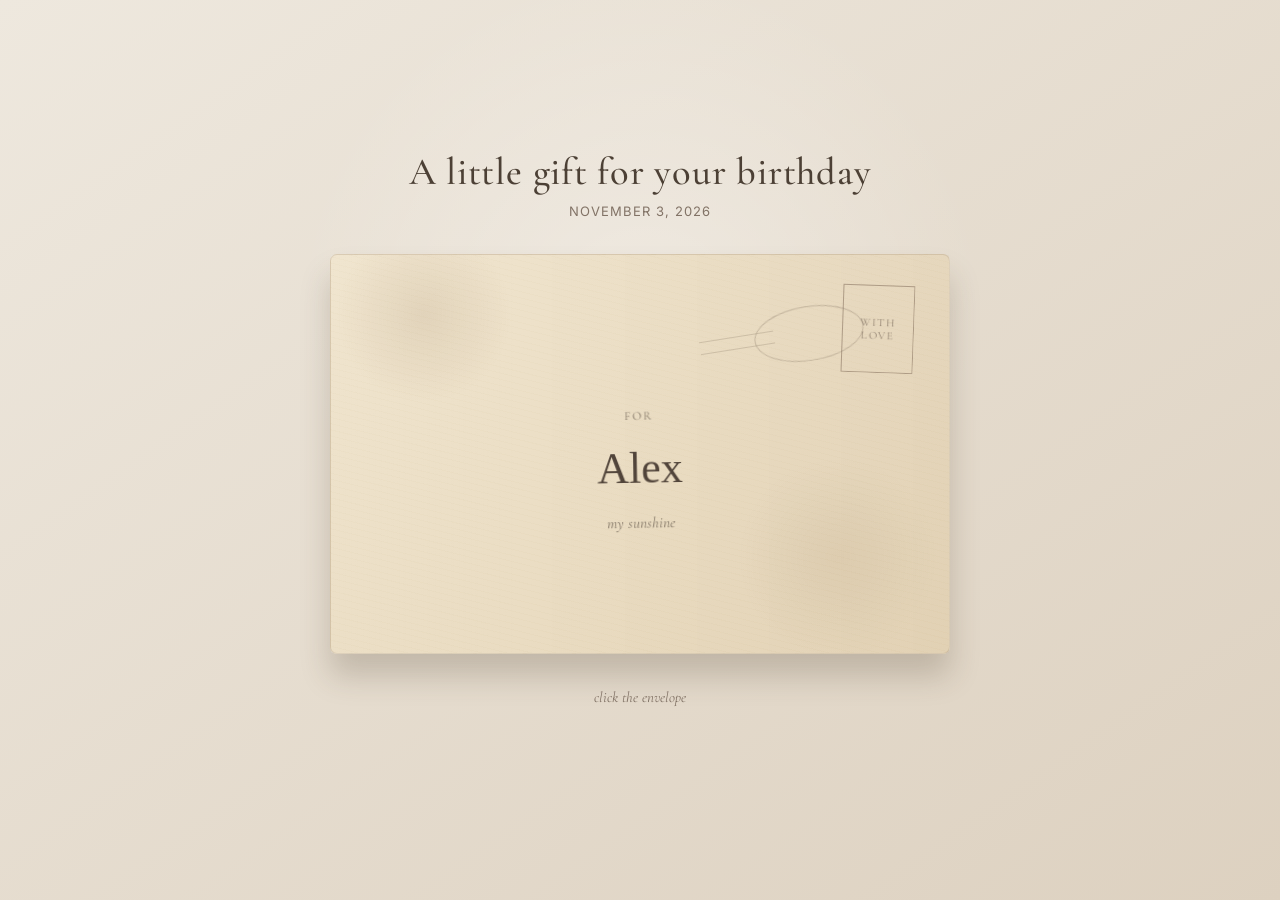
<file: index.html>
<!DOCTYPE html>
<html lang="en">
<head>
  <meta charset="UTF-8" />
  <meta name="viewport" content="width=device-width, initial-scale=1.0" />
  <title>A Letter for You</title>
  <link rel="stylesheet" href="css/style.css" />

  <!-- Optional Google Fonts -->
  <link rel="preconnect" href="https://fonts.googleapis.com">
  <link rel="preconnect" href="https://fonts.gstatic.com" crossorigin>
  <link
    href="https://fonts.googleapis.com/css2?family=Cormorant+Garamond:wght@400;500;600&family=Homemade+Apple&family=Inter:wght@300;400&display=swap"
    rel="stylesheet"
  >

</head>

<body>

  <main class="page">

    <div class="intro">
      <h1>A little gift for your birthday</h1>
      <p>NOVEMBER 3, 2026</p>
    </div>

    <div
      class="scene"
      id="scene"
      role="button"
      tabindex="0"
      aria-label="Open the envelope"
    >

      <div class="envelope" id="envelope">

        <!-- FRONT -->
        <div class="face front">

          <div class="stamp">
            WITH<br>LOVE
          </div>

          <div class="postmark"></div>

          <div class="address">
            <span class="for">For</span>

            <div class="name">Alex</div>

            <div class="small">
              my sunshine
            </div>
          </div>

        </div>

        <!-- BACK -->
        <div class="face back">

          <!-- Letter inside -->
          <div class="letter">
            <div class="letter-content">

              <div class="tiny">
                just for you
              </div>

              <h2>Hi, my love.</h2>

              <p>
                I made you something since I can't be there with you.
              </p>

            </div>
          </div>

          <div class="back-base"></div>
          <div class="bottom-fold"></div>

          <!-- Envelope flap -->
          <div class="flap"></div>

          <!-- Wax seal -->
          <div class="seal">
            <span class="seal-initial">E</span>
          </div>

        </div>

      </div>
    </div>

    <div class="instruction" id="instruction">
      click the envelope
    </div>

    <button
      class="continue-button"
      id="continueButton"
      type="button"
    >
      continue →
    </button>

  </main>

  <script src="js/script.js"></script>
</body>
</html>
</file>
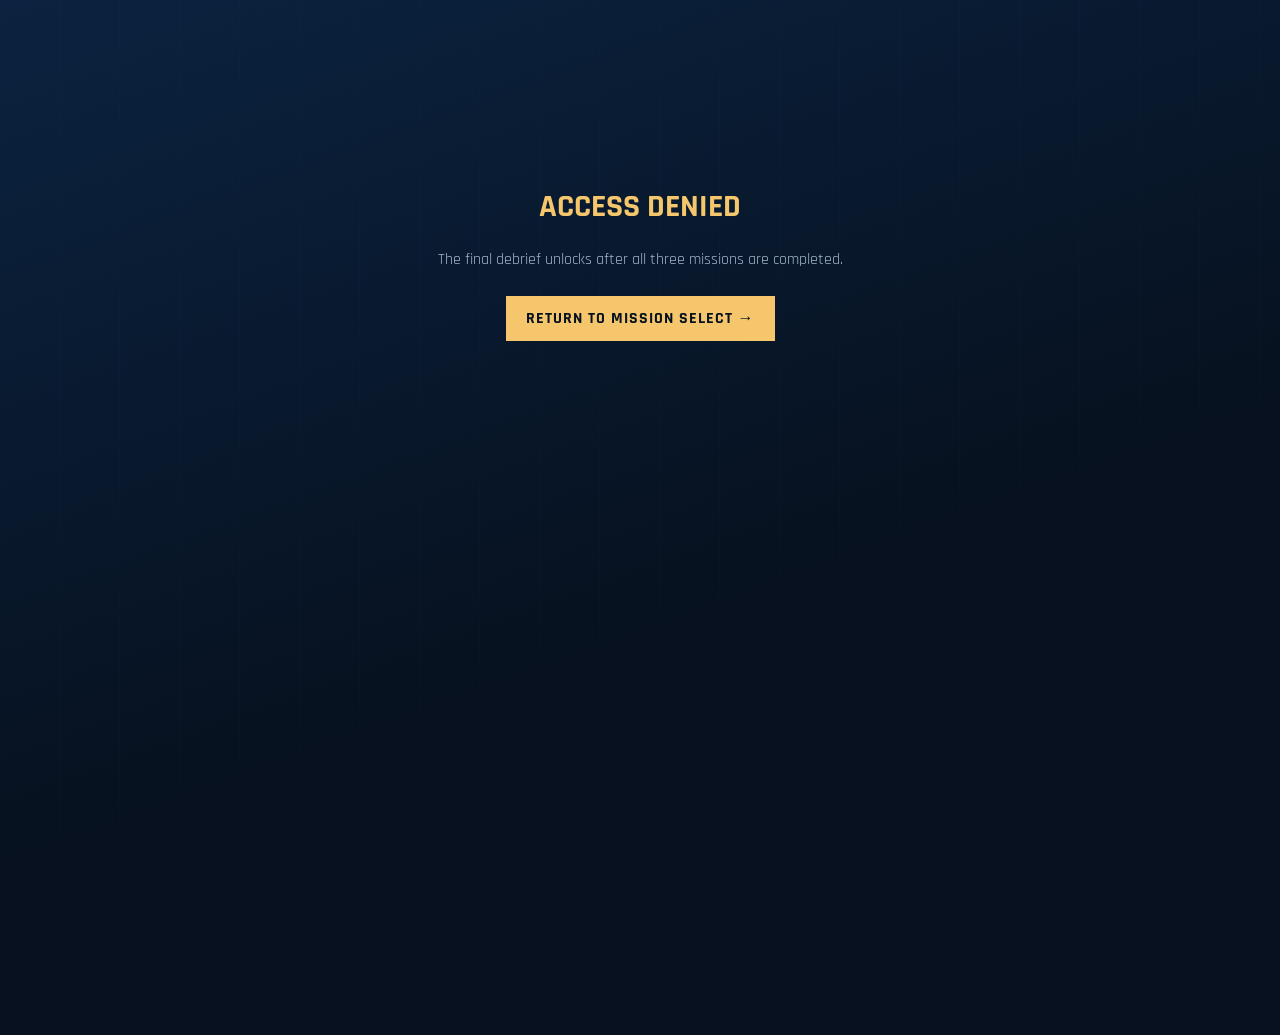
<file: ending.html>
<!DOCTYPE html>
<html lang="en">
<head>
  <meta charset="UTF-8">
  <meta name="viewport" content="width=device-width, initial-scale=1">
  <title>Final Debrief | Operation Birthday</title>
  <link rel="preconnect" href="https://fonts.googleapis.com">
  <link rel="preconnect" href="https://fonts.gstatic.com" crossorigin>
  <link href="https://fonts.googleapis.com/css2?family=Rajdhani:wght@400;500;600;700&family=Share+Tech+Mono&display=swap" rel="stylesheet">
  <link rel="stylesheet" href="css/ending.css">
  <script src="js/ending.js" defer></script>
</head>
<body>
  <canvas id="confetti" aria-hidden="true"></canvas>
  <main class="report" id="report" hidden>
    <div class="topline"><span>CLASSIFIED // OPERATION BIRTHDAY</span><span>FILE 003 — CLOSED</span></div>
    <header class="report-header">
      <div class="seal" aria-hidden="true">★</div>
      <p class="eyebrow">ALL OBJECTIVES VERIFIED</p>
      <h1>FINAL <em>DEBRIEF</em></h1>
      <p>OFFICIAL CAMPAIGN EVALUATION // AGENT ALEXANDER SIMPSON</p>
    </header>
    <section class="dossier" aria-labelledby="evaluation-heading">
      <div class="section-label">01 // CLASSIFIED PERSONNEL EVALUATION</div>
      <h2 id="evaluation-heading">AGENT SIMPSON</h2>
      <div class="stats">
        <div><span>MISSIONS COMPLETED</span><strong>03 / 03</strong></div>
        <div><span>MISSION SUCCESS RATE</span><strong>100%</strong></div>
        <div><span>FINAL RANK</span><strong>BIG DAWG</strong></div>
        <div><span>PACKAGE STATUS</span><strong class="green">SECURED ✓</strong></div>
      </div>
      <h3>FINAL ASSESSMENT</h3>
      <p>Against all odds, Agent Simpson has demonstrated adequate intelligence, questionable survival instincts, and an unwavering commitment to securing his birthday loot.</p>
      <p>Following a rigorous memory assessment, a dangerous journey across Ann Arbor, and a highly classified recovery operation, the agent has fulfilled every objective.</p>
      <div class="stamp">MISSION ACCOMPLISHED</div>
    </section>
    <section class="letter" aria-labelledby="letter-heading">
      <div class="section-label">02 // PERSONAL TRANSMISSION — DECLASSIFIED</div>
      <h2 id="letter-heading">Happy 20th Birthday ♡</h2>
      <p>My favorite person ever,</p>
      <p>I have no idea how long this would take you to finish, but you've finally made it to the end. I hope this little digital gift made you laugh and reminded you how much I love you.</p>
      <p>I bought you some brownies (your favorite) which I hope are still good! We'll make so many more the next time I see you - if we don't eat all the batter first.</p>
      <p>I think you'll look really really good in this shirt I got for you, even though you hate long sleeves. I was going to wait to give you the shorts and hocktoberfest shirt as part of your birthday gift too, but I figured you needed those sooner.</p>
      <p>Lastly, to keep the tradition, a bottle of Crown Royal Blackberry. I'm not sure you're going to like the taste, but it's a pretty bottle to add to your collection.</p>
      <p>All of this to express to you how happy I am to have you in my life. I am so lucky to be part of yours and I don't know what I'd do without you. I can't wait to celebrate so much more with you.</p>
      <p>Get excited for another year of adventures, ridiculous fun, and all the little moments that make life better with you in it. We have so many more places to travel, so many more animals to love, so many more kisses to share, and so many more memories to make together.</p>
      <p>Happy birthday, booboobear. I love you ♡</p>
      <p class="signature">Love, El</p>
      <p>P.S. There will be more birthday surprises before the end of the month ;&#41;</p>
    </section>
    <footer class="ending-footer">
      <p>OPERATION BIRTHDAY // CASE CLOSED</p>
      <a href="mission.html">← RETURN TO COMPLETED CAMPAIGN</a>
      <button type="button" id="celebrateAgain">CELEBRATE AGAIN ✦</button>
    </footer>
  </main>
  <div class="locked" id="locked" hidden>
    <h1>ACCESS DENIED</h1><p>The final debrief unlocks after all three missions are completed.</p>
    <a href="mission.html">RETURN TO MISSION SELECT →</a>
  </div>
</body>
</html>
</file>
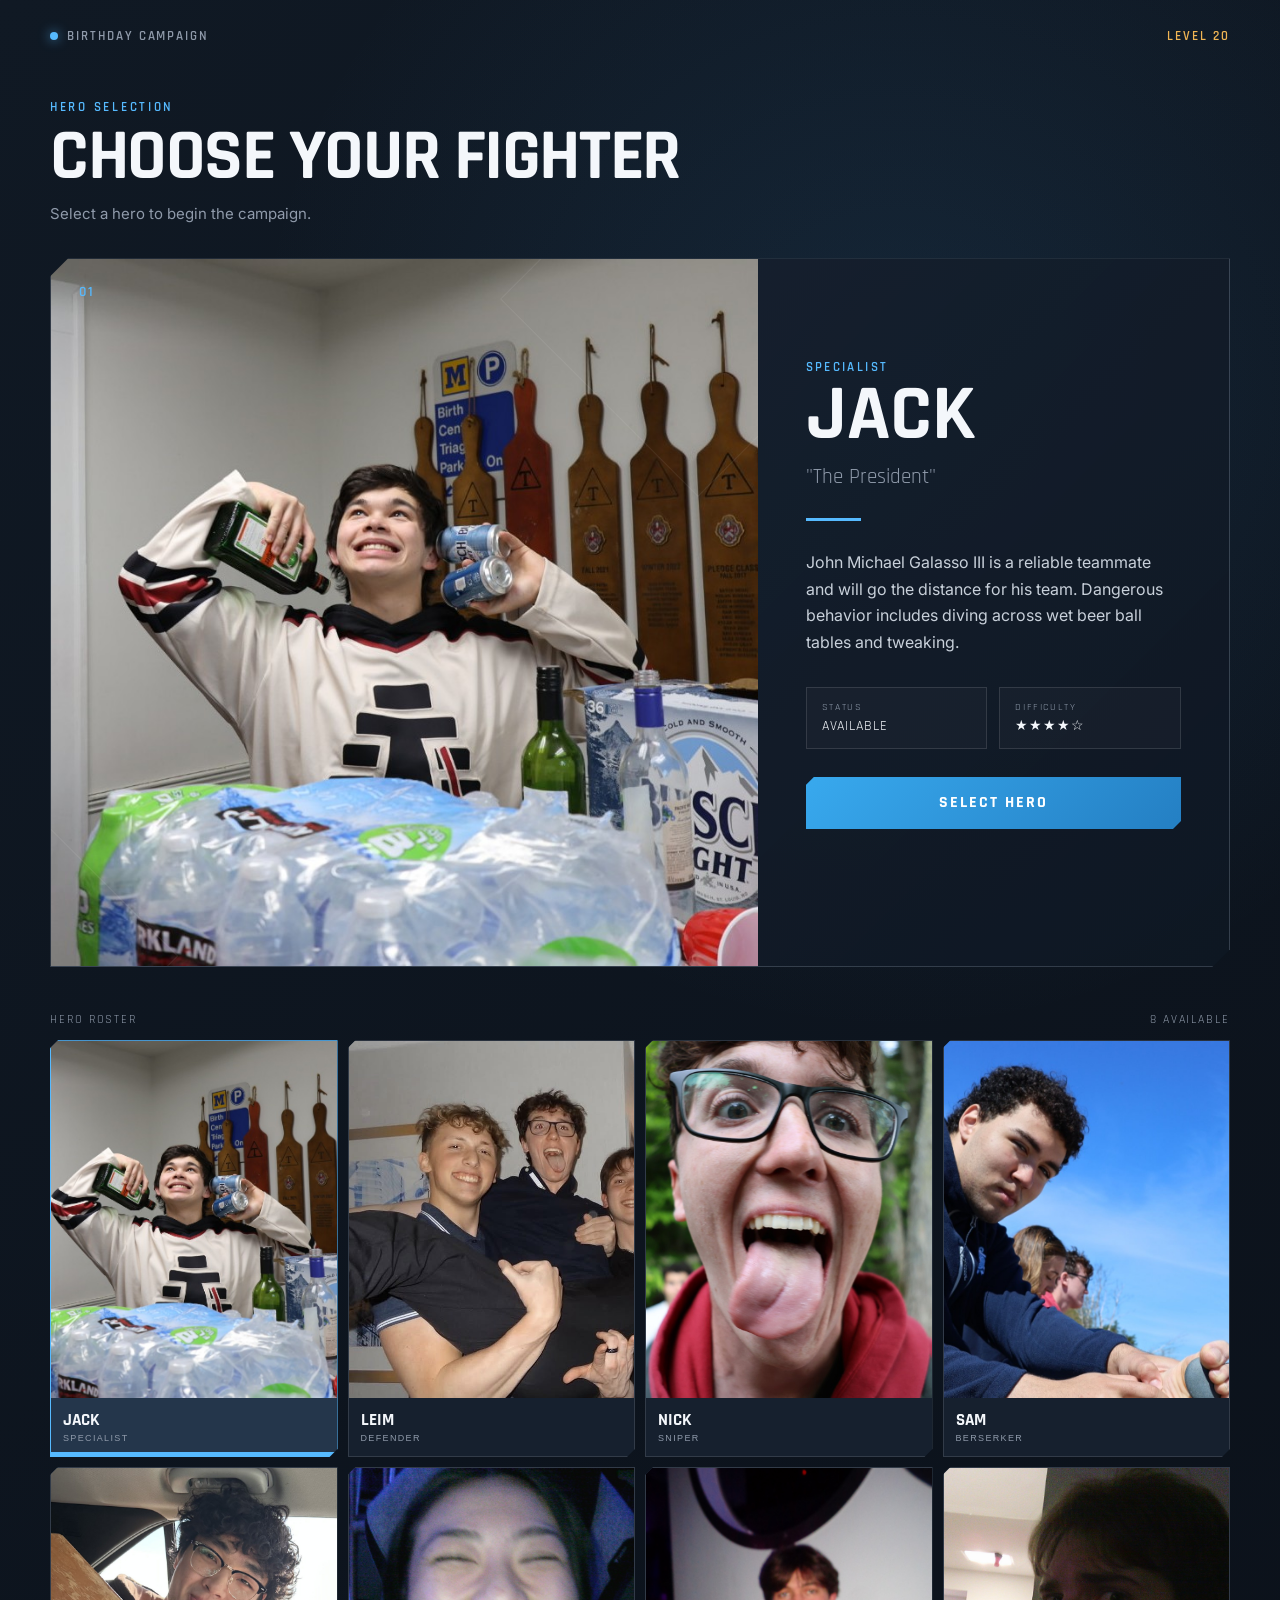
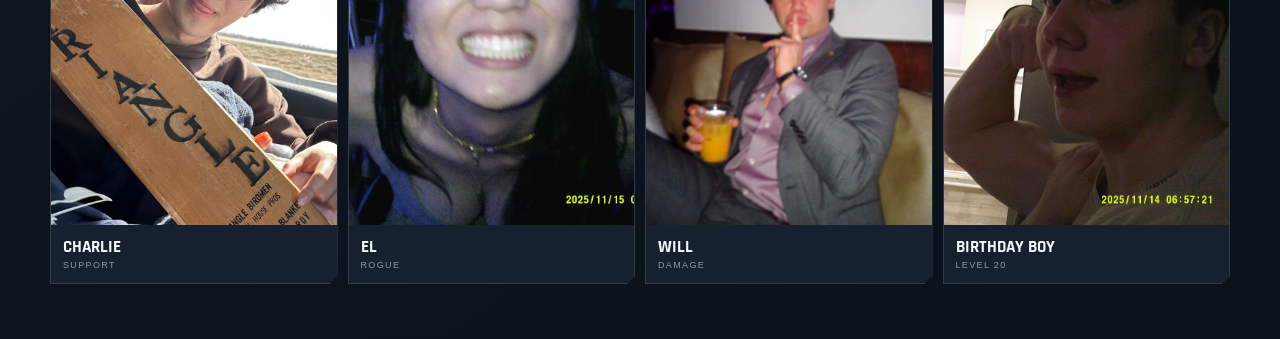
<file: fighter.html>
<!DOCTYPE html>
<html lang="en">
<head>
  <meta charset="UTF-8" />
  <meta
    name="viewport"
    content="width=device-width, initial-scale=1.0"
  />

  <title>Choose Your Fighter</title>

  <link rel="preconnect" href="https://fonts.googleapis.com">
  <link rel="preconnect" href="https://fonts.gstatic.com" crossorigin>

  <link
    href="https://fonts.googleapis.com/css2?family=Inter:wght@300;400;500;600;700&family=Rajdhani:wght@500;600;700&display=swap"
    rel="stylesheet"
  >

  <link rel="stylesheet" href="css/fighter.css" />
</head>

<body>

  <main class="fighter-page">

    <!-- Top HUD -->
    <header class="top-bar">

      <div class="campaign-label">
        <span class="campaign-dot"></span>
        BIRTHDAY CAMPAIGN
      </div>

      <div class="level-label">
        LEVEL 20
      </div>

    </header>


    <!-- Heading -->
    <section class="heading-section">

      <p class="eyebrow">
        HERO SELECTION
      </p>

      <h1>
        CHOOSE YOUR FIGHTER
      </h1>

      <p class="instructions">
        Select a hero to begin the campaign.
      </p>

    </section>


    <!-- Main character display -->
    <section class="hero-display">

      <!-- Large image -->
      <div class="hero-image-panel">

        <div class="hero-number" id="heroNumber">
          01
        </div>

        <div class="large-placeholder" id="largeHeroImage">
          <!-- <img src="img/fighters/jack.jpeg" alt="Selected fighter" id="heroPreview"> -->
        </div>

        <div class="image-decoration image-decoration-one"></div>
        <div class="image-decoration image-decoration-two"></div>

      </div>


      <!-- Character information -->
      <div class="hero-info">

        <p class="hero-role" id="heroRole">
          DAMAGE
        </p>

        <h2 id="heroName">
          A
        </h2>

        <p class="hero-title" id="heroTitle">
          "A title"
        </p>

        <div class="divider"></div>

        <p class="hero-description" id="heroDescription">
          A description
        </p>


        <div class="hero-meta">

          <div class="meta-item">
            <span class="meta-label">
              STATUS
            </span>

            <span class="meta-value" id="heroStatus">
              AVAILABLE
            </span>
          </div>

          <div class="meta-item">
            <span class="meta-label">
              DIFFICULTY
            </span>

            <span class="meta-value" id="heroDifficulty">
              ★★★☆☆
            </span>
          </div>

        </div>


        <button
          class="select-button"
          id="selectButton"
          type="button"
        >
          SELECT HERO
        </button>

        <p
          class="selection-message"
          id="selectionMessage"
          aria-live="polite"
        ></p>

      </div>

    </section>


    <!-- Hero roster -->
    <section class="roster-section">

      <div class="roster-heading">

        <span>
          HERO ROSTER
        </span>

        <span class="roster-count">
          8 AVAILABLE
        </span>

      </div>


      <div class="hero-roster" id="heroRoster">

        <button class="hero-card selected" type="button" data-hero="a">
            <div class="card-image">
              <img src="img/fighters/jack.JPEG" alt="Jack">
            </div>
            <div class="card-info">
            <span class="card-name">JACK</span>
            <span class="card-role">SPECIALIST</span>
            </div>
        </button>

        <button class="hero-card" type="button" data-hero="b">
            <div class="card-image">
              <img src="img/fighters/leim.jpg" alt="Leim">
            </div>
            <div class="card-info">
            <span class="card-name">LEIM</span>
            <span class="card-role">DEFENDER</span>
            </div>
        </button>

        <button class="hero-card" type="button" data-hero="c">
            <div class="card-image">
              <img src="img/fighters/nick.JPG" alt="Nick">
            </div>
            <div class="card-info">
            <span class="card-name">NICK</span>
            <span class="card-role">SNIPER</span>
            </div>
        </button>

        <button class="hero-card" type="button" data-hero="d">
            <div class="card-image">
              <img src="img/fighters/sam.JPG" alt="Sam">
            </div>
            <div class="card-info">
            <span class="card-name">SAM</span>
            <span class="card-role">BERSERKER</span>
            </div>
        </button>

        <button class="hero-card" type="button" data-hero="e">
            <div class="card-image">
              <img src="img/fighters/charlie.jpg" alt="Charlie">
            </div>
            <div class="card-info">
            <span class="card-name">CHARLIE</span>
            <span class="card-role">SUPPORT</span>
            </div>
        </button>

        <button class="hero-card" type="button" data-hero="f">
            <div class="card-image">
              <img src="img/fighters/el.JPG" alt="El">
            </div>
            <div class="card-info">
            <span class="card-name">EL</span>
            <span class="card-role">ROGUE</span>
            </div>
        </button>

        <button class="hero-card" type="button" data-hero="g">
            <div class="card-image">
              <img src="img/fighters/will.JPEG" alt="Will">
            </div>
            <div class="card-info">
            <span class="card-name">WILL</span>
            <span class="card-role">DAMAGE</span>
            </div>
        </button>

        <button
            class="hero-card birthday-card"
            type="button"
            data-hero="birthday"
        >
            <div class="card-image">
              <img src="img/fighters/alex.JPG" alt="Birthday Boy">
            </div>
            <div class="card-info">
            <span class="card-name">BIRTHDAY BOY</span>
            <span class="card-role">LEVEL 20</span>
            </div>
        </button>

    </div>

    </section>

  </main>


  <!-- Lock-in screen -->
  <div
    class="lock-screen"
    id="lockScreen"
    aria-hidden="true"
  >

    <div class="lock-content">

      <p class="lock-small">
        HERO SELECTED
      </p>

      <h2 class="lock-name" id="lockName">
        BIRTHDAY BOY
      </h2>

      <p class="lock-level">
        LEVEL 20
      </p>

      <div class="loading-line">
        <div class="loading-fill"></div>
      </div>

      <p class="lock-loading">
        LOADING HERO PROFILE...
      </p>

    </div>

  </div>


  <script src="js/fighter.js"></script>

</body>
</html>
</file>
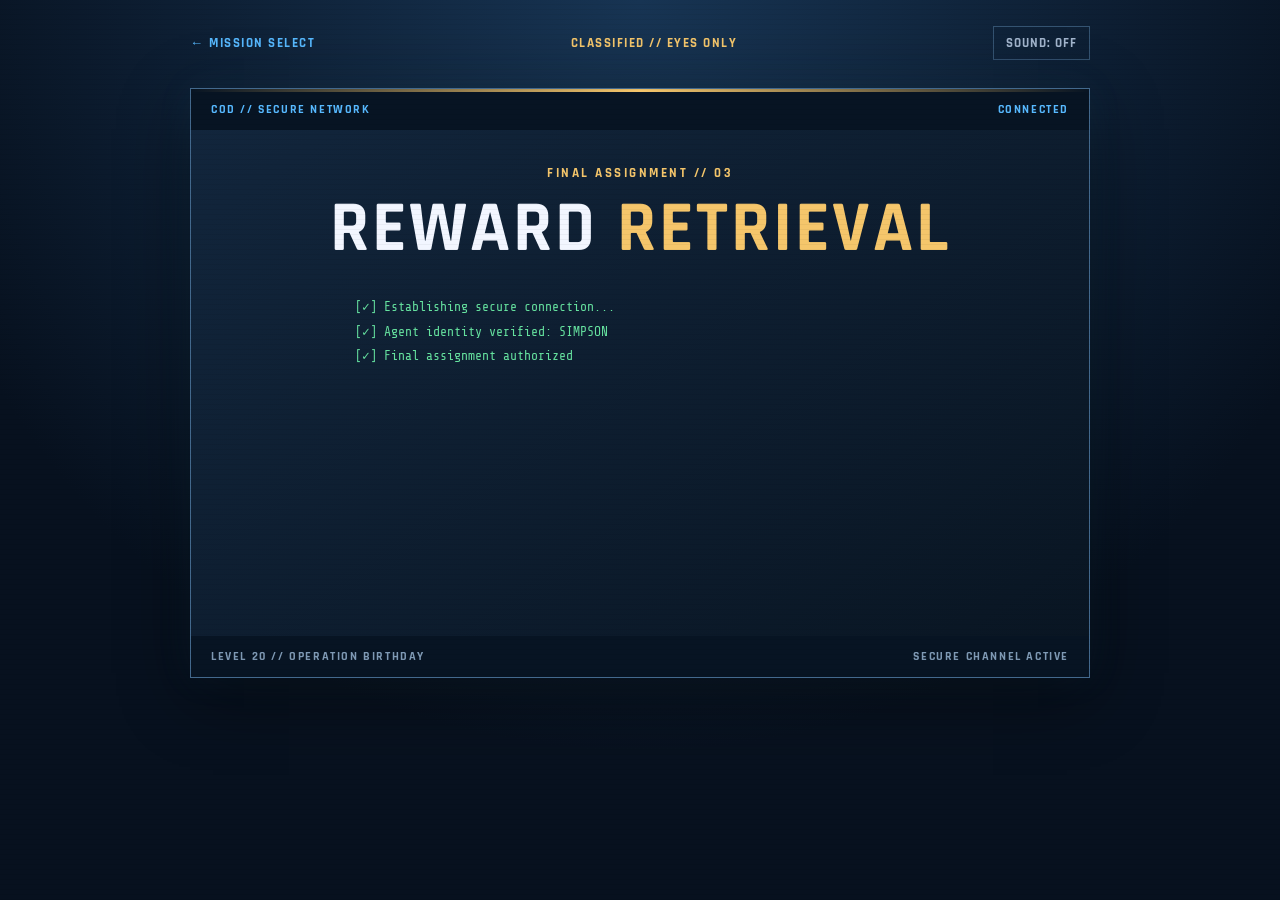
<file: final.html>
<!DOCTYPE html>
<html lang="en">
<head>
  <meta charset="UTF-8">
  <meta name="viewport" content="width=device-width, initial-scale=1.0">
  <title>Reward Retrieval | Final Mission</title>
  <link rel="preconnect" href="https://fonts.googleapis.com">
  <link rel="preconnect" href="https://fonts.gstatic.com" crossorigin>
  <link href="https://fonts.googleapis.com/css2?family=Rajdhani:wght@400;500;600;700&family=Share+Tech+Mono&display=swap" rel="stylesheet">
  <link rel="stylesheet" href="css/final.css">
  <script src="js/final.js" defer></script>
</head>
<body>
  <div class="scanlines" aria-hidden="true"></div>
  <main class="final-page">
    <header class="topbar">
      <a href="mission.html" class="back-link">← MISSION SELECT</a>
      <span class="classification">CLASSIFIED // EYES ONLY</span>
      <button id="soundToggle" class="sound-button" type="button" aria-pressed="false">SOUND: OFF</button>
    </header>

    <section class="terminal" aria-live="polite">
      <div class="terminal-top"><span>COD // SECURE NETWORK</span><span id="connectionStatus">CONNECTING</span></div>
      <div class="terminal-content">
        <div class="mission-tag">FINAL ASSIGNMENT // 03</div>
        <h1>REWARD <span>RETRIEVAL</span></h1>
        <div id="briefing" class="scene">
          <div id="terminalLines" class="terminal-lines" aria-label="Connection progress"></div>
          <div id="briefingBody" class="briefing-body" hidden>
            <p class="agent-label">TO: AGENT ALEXANDER SIMPSON</p>
            <h2>OPERATION: BIRTHDAY BOOTY</h2>
            <p>Agent Simpson, your final objective is to recover a high-value package being held at a secure civilian location.</p>
            <p>Intelligence has identified the drop site. Authorization is required to disclose its whereabouts.</p>
            <div class="data-panel"><span>TARGET</span><strong>BIRTHDAY PRESENT</strong><span>LOCATION</span><strong class="encrypted">[ ENCRYPTED ]</strong><span>PRIORITY</span><strong>CRITICAL (IT'S YOUR BIRTHDAY)</strong></div>
            <button id="decryptButton" class="primary-button" type="button">DECRYPT LOCATION →</button>
          </div>
        </div>

        <div id="decrypting" class="scene" hidden>
          <div class="decrypt-icon" aria-hidden="true">⌖</div>
          <p class="overline">ACCESSING CLASSIFIED INTELLIGENCE</p>
          <h2 id="decryptStatus">LOCATING PACKAGE...</h2>
          <div class="progress-track"><div id="decryptFill" class="progress-fill"></div></div>
          <p id="decryptPercent" class="mono progress-number">0% COMPLETE</p>
          <p id="scrambleText" class="scramble mono" aria-hidden="true">XX-XXXX / REDACTED</p>
          <button id="skipDecrypt" class="text-button" type="button">SKIP ANIMATION</button>
        </div>

        <div id="revealed" class="scene" hidden>
          <div class="location-icon" aria-hidden="true">⌖</div>
          <p class="overline success">TARGET LOCATION CONFIRMED</p>
          <h2 class="reveal-title">2445 TRAVER BLVD</h2>
          <p class="drop-label">EXACT DROP SITE</p>
          <div class="drop-site">THE WHITE COFFEE TABLE</div>
          <div class="data-panel"><span>PACKAGE STATUS</span><strong class="success">AWAITING PICKUP</strong><span>ASSIGNED AGENT</span><strong>ALEXANDER SIMPSON</strong><span>OBJECTIVE</span><strong>RETRIEVE THE PRESENT</strong></div>
          <p class="instructions">Proceed to the designated location and retrieve the package. Do not return empty-handed.</p>
          <button id="securedButton" class="primary-button" type="button">PACKAGE SECURED →</button>
        </div>

        <div id="completed" class="scene" hidden>
          <div class="trophy" aria-hidden="true">★</div>
          <p class="overline success">ALL OBJECTIVES COMPLETE</p>
          <h2 class="complete-title">MISSION ACCOMPLISHED</h2>
          <p>Congratulations, Agent Simpson. You have successfully recovered your birthday present.</p>
          <div class="completion-list"><div>MISSION 01 // THE MEMORY TEST <span>✓</span></div><div>MISSION 02 // SAFE PASSAGE <span>✓</span></div><div>MISSION 03 // REWARD RETRIEVAL <span>✓</span></div></div>
          <h3>HAPPY 20TH BIRTHDAY!</h3>
          <p>You survived the interrogation, dodged the traffic, and secured the loot. Not bad for a guy who just turned 20.</p>
          <p class="personal-message">Love you, booboobear. ♡</p>
          <div class="rank">FINAL RANK: BIG DAWG</div>
          <a href="mission.html" class="primary-button link-button">VIEW COMPLETED CAMPAIGN →</a>
        </div>
      </div>
      <div class="terminal-bottom"><span>LEVEL 20 // OPERATION BIRTHDAY</span><span id="terminalClock">SECURE CHANNEL ACTIVE</span></div>
    </section>
  </main>
  <canvas id="confetti" aria-hidden="true"></canvas>
</body>
</html>
</file>
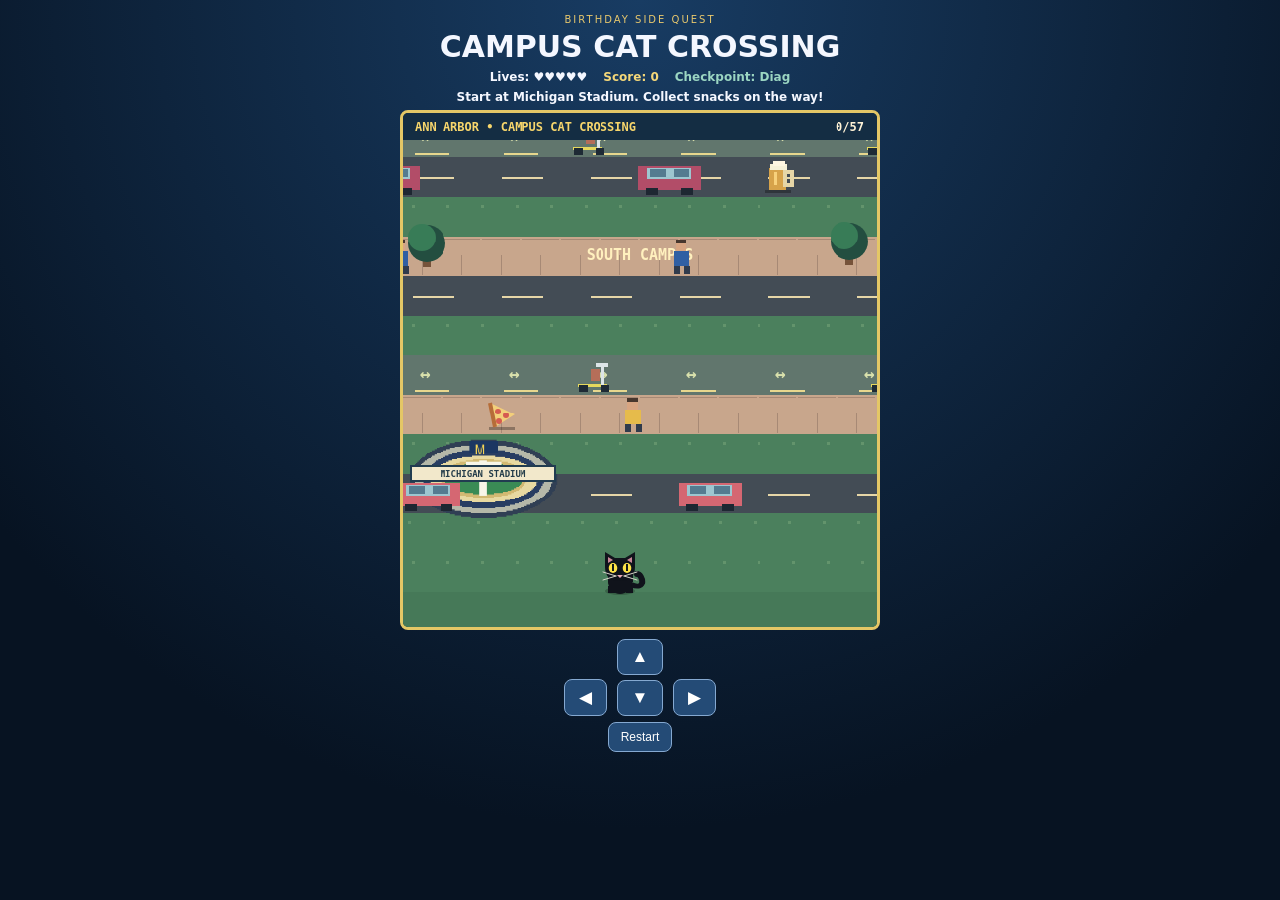
<file: frogger.html>
<!DOCTYPE html>
<html lang="en">

<head>
  <meta charset="UTF-8">

  <meta
    name="viewport"
    content="width=device-width, initial-scale=1.0"
  >

  <title>Campus Cat Crossing</title>

  <link
    rel="stylesheet"
    href="css/frogger.css"
  >
</head>

<body>
  <main class="shell">

    <!-- HEADER -->
    <p class="eyebrow">
      BIRTHDAY SIDE QUEST
    </p>

    <h1>
      CAMPUS CAT CROSSING
    </h1>

    <!-- GAME HUD -->
    <div class="hud">
      <span id="lives">
        Lives: ♥♥♥♥♥
      </span>

      <span id="score">
        Score: 0
      </span>

      <span id="checkpoint">
        Checkpoint: Diag
      </span>
    </div>

    <!-- GAME STATUS -->
    <div class="hud">
      <span id="status">
        Hop toward the Diag!
      </span>
    </div>

    <!-- GAME CANVAS -->
    <canvas
      id="game"
      width="480"
      height="520"
      aria-label="Playable scrolling cat crossing game"
    ></canvas>

    <!-- TOUCH CONTROLS -->
    <div class="controls">

      <button data-dir="up">
        ▲
      </button>

      <div>
        <button data-dir="left">
          ◀
        </button>

        <button data-dir="down">
          ▼
        </button>

        <button data-dir="right">
          ▶
        </button>
      </div>

    </div>

    <!-- RESTART BUTTON -->
    <button id="restart">
      Restart
    </button>

    <!-- INSTRUCTIONS -->
    <!-- <p class="hint">
      Arrow keys / WASD · 5 lives · No timer
    </p> -->


    <!-- MISSION COMPLETE OVERLAY -->
    <section id="victoryOverlay" class="victory-overlay" role="dialog" aria-modal="true" aria-labelledby="victoryTitle" hidden>
      <div class="victory-panel">
        <p class="victory-eyebrow">CLASSIFIED // CAMPAIGN OPERATIONS</p>
        <div class="victory-trophy" aria-hidden="true">★</div>
        <p class="victory-success">✓ MISSION SUCCESSFUL</p>
        <h2 id="victoryTitle">MISSION 02 <span>COMPLETE</span></h2>
        <p class="victory-description">Agent Simpson has successfully navigated the streets of Ann Arbor and reached his destination.</p>
        <div class="victory-report">
          <p class="report-heading">FINAL MISSION REPORT</p>
          <div class="victory-stats">
            <div><strong id="finalScore">0</strong><small>FINAL SCORE</small></div>
            <div><strong id="finalLives">♥♥♥♥♥</strong><small>LIVES REMAINING</small></div>
          </div>
          <div class="victory-collectibles">
            <div><strong id="finalPizza">🍕 0</strong><small>PIZZA</small></div>
            <div><strong id="finalBeer">🍺 0</strong><small>BEER</small></div>
            <div><strong id="finalTaco">🌮 0</strong><small>TACOS</small></div>
          </div>
        </div>
        <p class="victory-unlocked">NEW MISSION UNLOCKED</p>
        <p class="victory-description">Your final assignment awaits. Return to Mission Select to receive your next briefing.</p>
        <a class="victory-return" href="mission.html">RETURN TO MISSION SELECT →</a>
      </div>
    </section>
  </main>

  <!-- JAVASCRIPT -->
  <script src="js/frogger.js"></script>
</body>

</html>
</file>
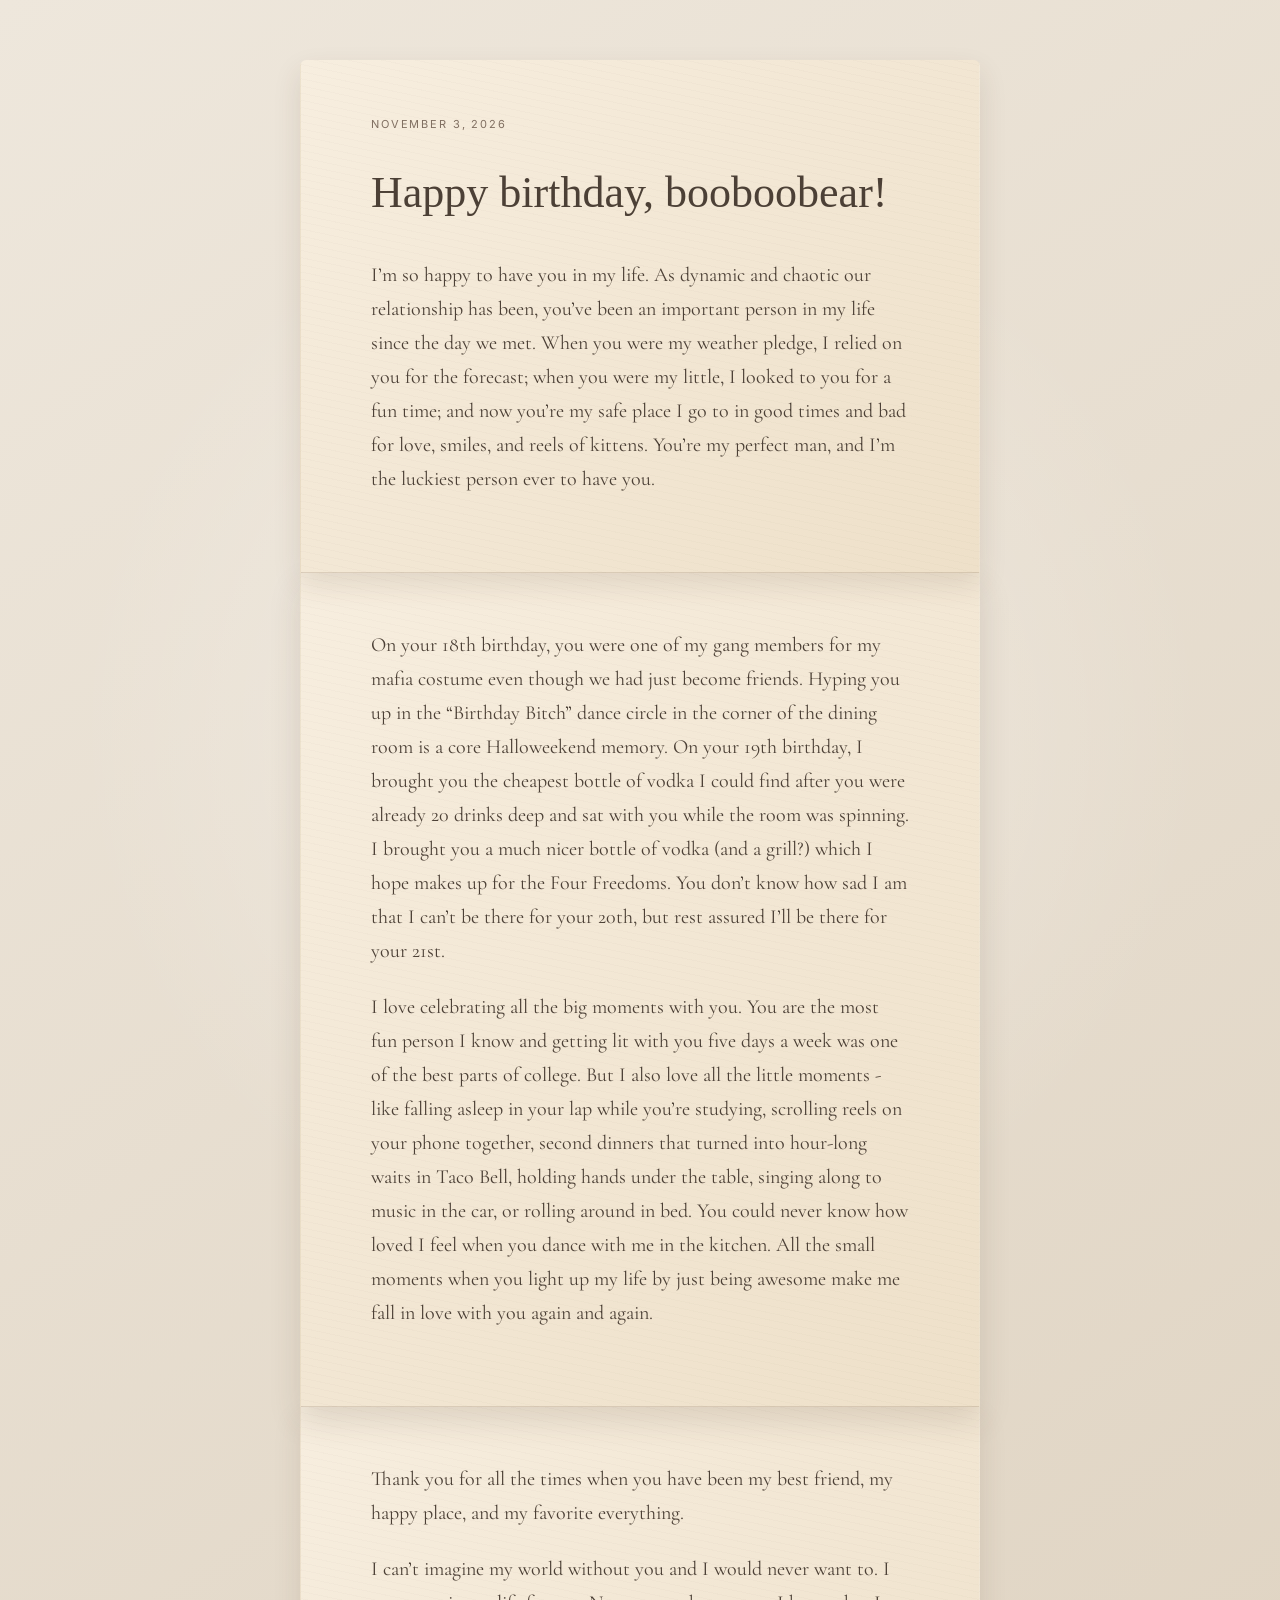
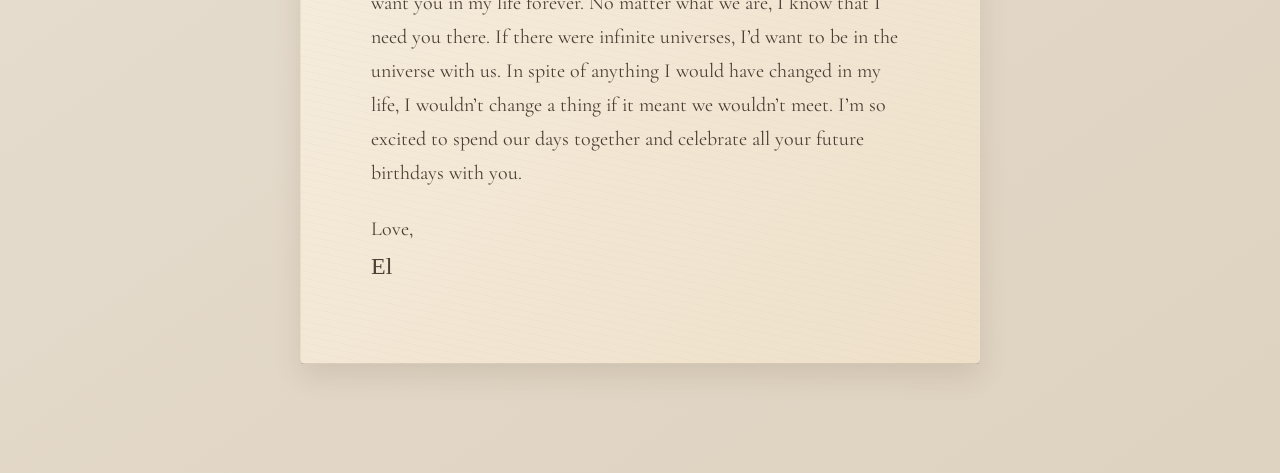
<file: letter.html>
<!DOCTYPE html>
<html lang="en">
<head>
  <meta charset="UTF-8" />
  <meta name="viewport" content="width=device-width, initial-scale=1.0" />
  <title>Your Letter</title>

  <link rel="preconnect" href="https://fonts.googleapis.com">
  <link rel="preconnect" href="https://fonts.gstatic.com" crossorigin>

  <link
    href="https://fonts.googleapis.com/css2?family=Cormorant+Garamond:wght@400;500;600&family=Homemade+Apple&family=Inter:wght@300;400&display=swap"
    rel="stylesheet"
  >

  <link rel="stylesheet" href="css/letter.css" />
</head>

<body>

  <main class="letter-page">

    <div class="letter-scene">

      <div class="folded-letter" id="foldedLetter">

        <section class="paper-section paper-top">
          <div class="letter-content">
            <p class="date">November 3, 2026</p>

            <h1>Happy birthday, booboobear!</h1>

            <p>
              I’m so happy to have you in my life. As dynamic and chaotic our relationship has been, you’ve been an important person in my life since the day we met. When you were my weather pledge, I relied on you for the forecast; when you were my little, I looked to you for a fun time; and now you’re my safe place I go to in good times and bad for love, smiles, and reels of kittens. You’re my perfect man, and I’m the luckiest person ever to have you. 
            </p>
          </div>
        </section>


        <section class="paper-section paper-middle">
          <div class="letter-content">
            <p>
              On your 18th birthday, you were one of my gang members for my mafia costume even though we had just become friends. Hyping you up in the “Birthday Bitch” dance circle in the corner of the dining room is a core Halloweekend memory. On your 19th birthday, I brought you the cheapest bottle of vodka I could find after you were already 20 drinks deep and sat with you while the room was spinning. I brought you a much nicer bottle of vodka (and a grill?) which I hope makes up for the Four Freedoms. You don’t know how sad I am that I can’t be there for your 20th, but rest assured I’ll be there for your 21st.
            </p>

            <p>
              I love celebrating all the big moments with you. You are the most fun person I know and getting lit with you five days a week was one of the best parts of college. But I also love all the little moments - like falling asleep in your lap while you’re studying, scrolling reels on your phone together, second dinners that turned into hour-long waits in Taco Bell, holding hands under the table, singing along to music in the car, or rolling around in bed. You could never know how loved I feel when you dance with me in the kitchen. All the small moments when you light up my life by just being awesome make me fall in love with you again and again. 
            </p>
          </div>
        </section>


        <section class="paper-section paper-bottom">
          <div class="letter-content">
            <p>
              Thank you for all the times when you have been my best friend, my happy place, and my favorite everything.
            </p>

            <p>
              I can’t imagine my world without you and I would never want to. I want you in my life forever. No matter what we are, I know that I need you there. If there were infinite universes, I’d want to be in the universe with us. In spite of anything I would have changed in my life, I wouldn’t change a thing if it meant we wouldn’t meet. I’m so excited to spend our days together and celebrate all your future birthdays with you. 
            </p>

            <p class="signoff">
              Love,<br>
              <span>El</span>
            </p>
          </div>
        </section>

      </div>

    </div>

    <button
      class="continue-button"
      id="continueButton"
      type="button"
    >
      continue →
    </button>

  </main>

  <div class="confetti-container" id="confettiContainer" aria-hidden="true"></div>
  <script src="js/letter.js"></script>
</body>
</html>
</file>
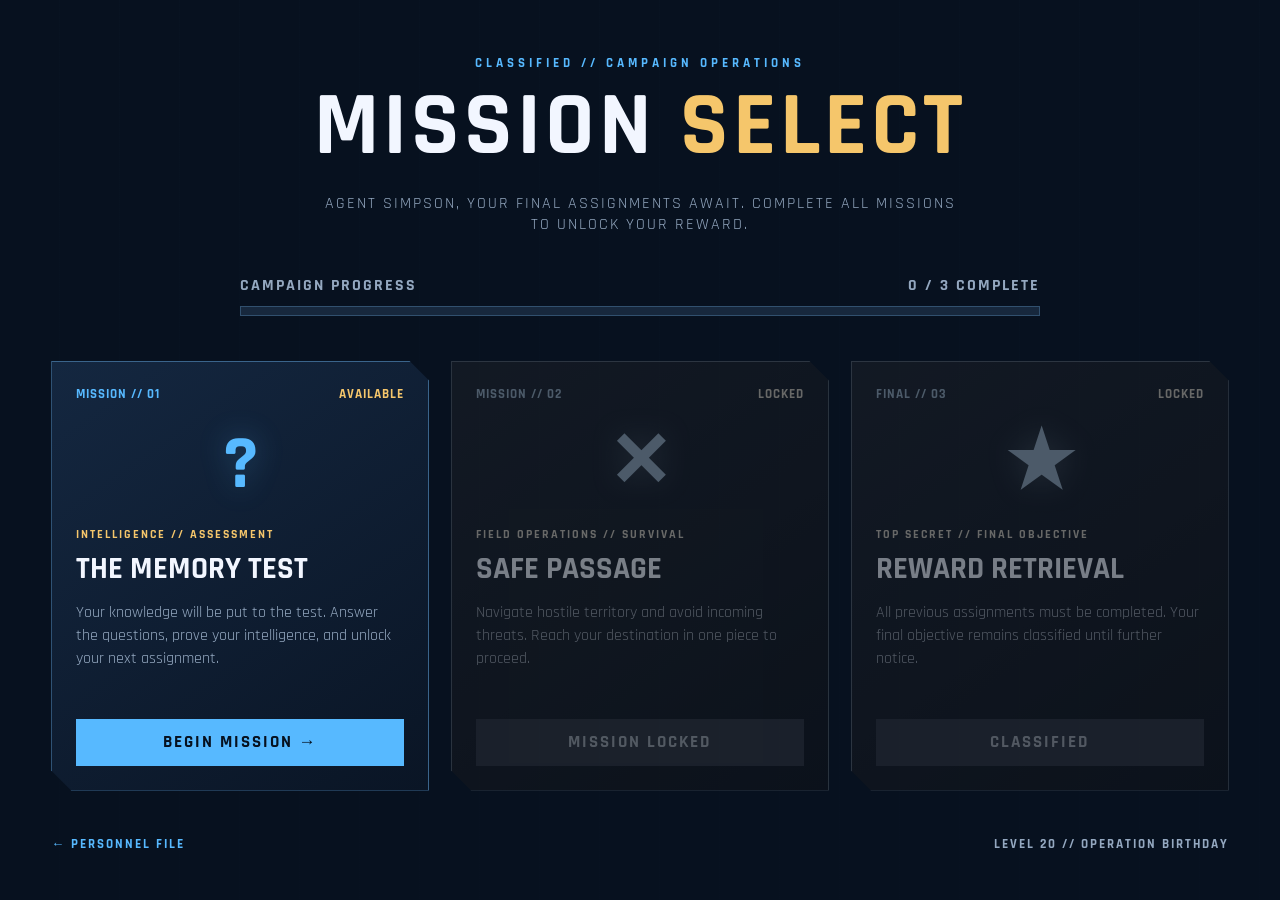
<file: mission.html>
<!DOCTYPE html>
<html lang="en">
<head>
  <meta charset="UTF-8">
  <meta name="viewport" content="width=device-width, initial-scale=1.0">
  <title>Mission Select | Level 20</title>

  <link rel="preconnect" href="https://fonts.googleapis.com">
  <link rel="preconnect" href="https://fonts.gstatic.com" crossorigin>
  <link href="https://fonts.googleapis.com/css2?family=Rajdhani:wght@400;500;600;700&display=swap" rel="stylesheet">

  <link rel="stylesheet" href="css/mission.css">
  <script src="js/mission.js" defer></script>
</head>

<body>
  <main class="mission-page">

    <header class="mission-header">
      <div class="eyebrow">CLASSIFIED // CAMPAIGN OPERATIONS</div>
      <h1 id="missionHeading">MISSION <span>SELECT</span></h1>
      <p id="missionSubtitle">
        AGENT SIMPSON, YOUR FINAL ASSIGNMENTS AWAIT.
        COMPLETE ALL MISSIONS TO UNLOCK YOUR REWARD.
      </p>
    </header>

    <section class="campaign-progress">
      <div class="progress-heading">
        <span>CAMPAIGN PROGRESS</span>
        <span id="progressText">0 / 3 COMPLETE</span>
      </div>

      <div class="progress-track">
        <div class="progress-fill" id="progressFill"></div>
      </div>
    </section>

    <section class="mission-grid">

      <!-- MISSION 01 -->
      <article class="mission-card" id="mission1">
        <div class="card-top">
          <span class="mission-number">MISSION // 01</span>
          <span class="mission-status">AVAILABLE</span>
        </div>

        <div class="mission-symbol">?</div>

        <div class="card-content">
          <div class="mission-type">INTELLIGENCE // ASSESSMENT</div>
          <h2>THE MEMORY TEST</h2>
          <p>
            Your knowledge will be put to the test.
            Answer the questions, prove your intelligence,
            and unlock your next assignment.
          </p>
        </div>

        <button class="mission-button" data-mission="1">
          BEGIN MISSION →
        </button>
      </article>

      <!-- MISSION 02 -->
      <article class="mission-card locked" id="mission2">
        <div class="card-top">
          <span class="mission-number">MISSION // 02</span>
          <span class="mission-status">LOCKED</span>
        </div>

        <div class="mission-symbol">✕</div>

        <div class="card-content">
          <div class="mission-type">FIELD OPERATIONS // SURVIVAL</div>
          <h2>SAFE PASSAGE</h2>
          <p>
            Navigate hostile territory and avoid incoming
            threats. Reach your destination in one piece
            to proceed.
          </p>
        </div>

        <button class="mission-button" data-mission="2" disabled>
          MISSION LOCKED
        </button>
      </article>

      <!-- FINAL MISSION -->
      <article class="mission-card locked final-card" id="mission3">
        <div class="card-top">
          <span class="mission-number">FINAL // 03</span>
          <span class="mission-status">LOCKED</span>
        </div>

        <div class="mission-symbol">★</div>

        <div class="card-content">
          <div class="mission-type">TOP SECRET // FINAL OBJECTIVE</div>
          <h2>REWARD RETRIEVAL</h2>
          <p>
            All previous assignments must be completed.
            Your final objective remains classified
            until further notice.
          </p>
        </div>

        <button class="mission-button" data-mission="3" disabled>
          CLASSIFIED
        </button>
      </article>

    </section>

    <section id="debriefUnlock" class="debrief-unlock" hidden>
      <div class="debrief-icon" aria-hidden="true">★</div>
      <div class="eyebrow">CLASSIFIED // FINAL DEBRIEF AVAILABLE</div>
      <h2>YOUR CAMPAIGN REPORT IS READY</h2>
      <p>All three assignments verified. One final message awaits, Agent Simpson.</p>
      <a class="debrief-button" href="ending.html">VIEW FINAL DEBRIEF →</a>
    </section>

    <footer class="mission-footer">
      <a href="profile.html" class="back-link">
        ← PERSONNEL FILE
      </a>
      <span>LEVEL 20 // OPERATION BIRTHDAY</span>
    </footer>

  </main>
</body>
</html>
</file>
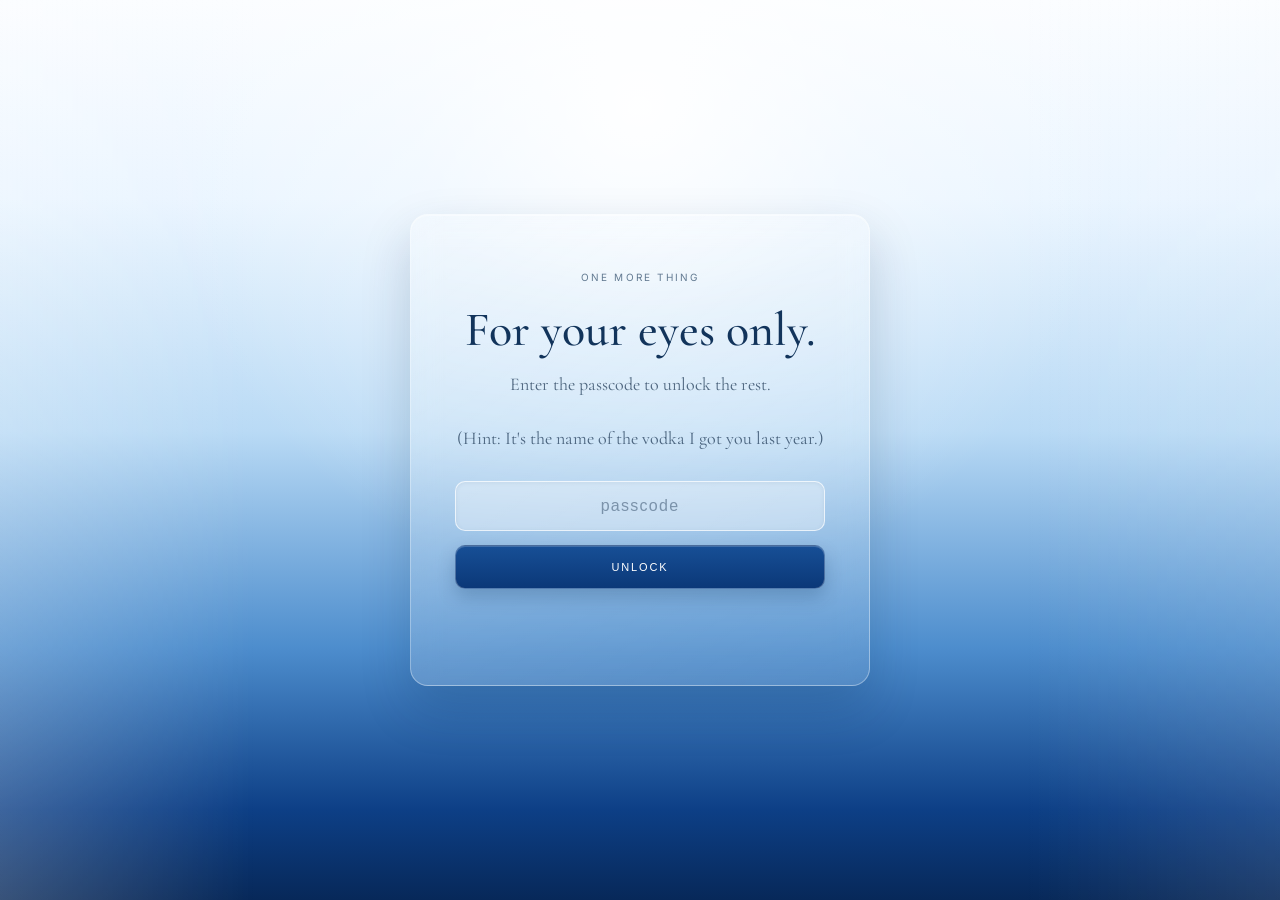
<file: passcode.html>
<!DOCTYPE html>
<html lang="en">
<head>
  <meta charset="UTF-8" />
  <meta name="viewport" content="width=device-width, initial-scale=1.0" />
  <title>One More Thing</title>

  <link rel="preconnect" href="https://fonts.googleapis.com">
  <link rel="preconnect" href="https://fonts.gstatic.com" crossorigin>

  <link
    href="https://fonts.googleapis.com/css2?family=Cormorant+Garamond:wght@400;500;600&family=Inter:wght@300;400&display=swap"
    rel="stylesheet"
  >

  <link rel="stylesheet" href="css/passcode.css" />
</head>

<body>

  <main class="passcode-page">

    <section class="passcode-card">

      <p class="eyebrow">one more thing</p>

      <h1>For your eyes only.</h1>

      <p class="hint">
        Enter the passcode to unlock the rest.
      </p>

      <p class="hint">
        (Hint: It's the name of the vodka I got you last year.)
      </p>

      <form id="passcodeForm">

        <input
          type="password"
          id="passcodeInput"
          autocomplete="off"
          placeholder="passcode"
          aria-label="Passcode"
        />

        <button type="submit">
          unlock
        </button>

      </form>

      <p class="message" id="message"></p>

    </section>

  </main>

  <script src="js/passcode.js"></script>
</body>
</html>
</file>
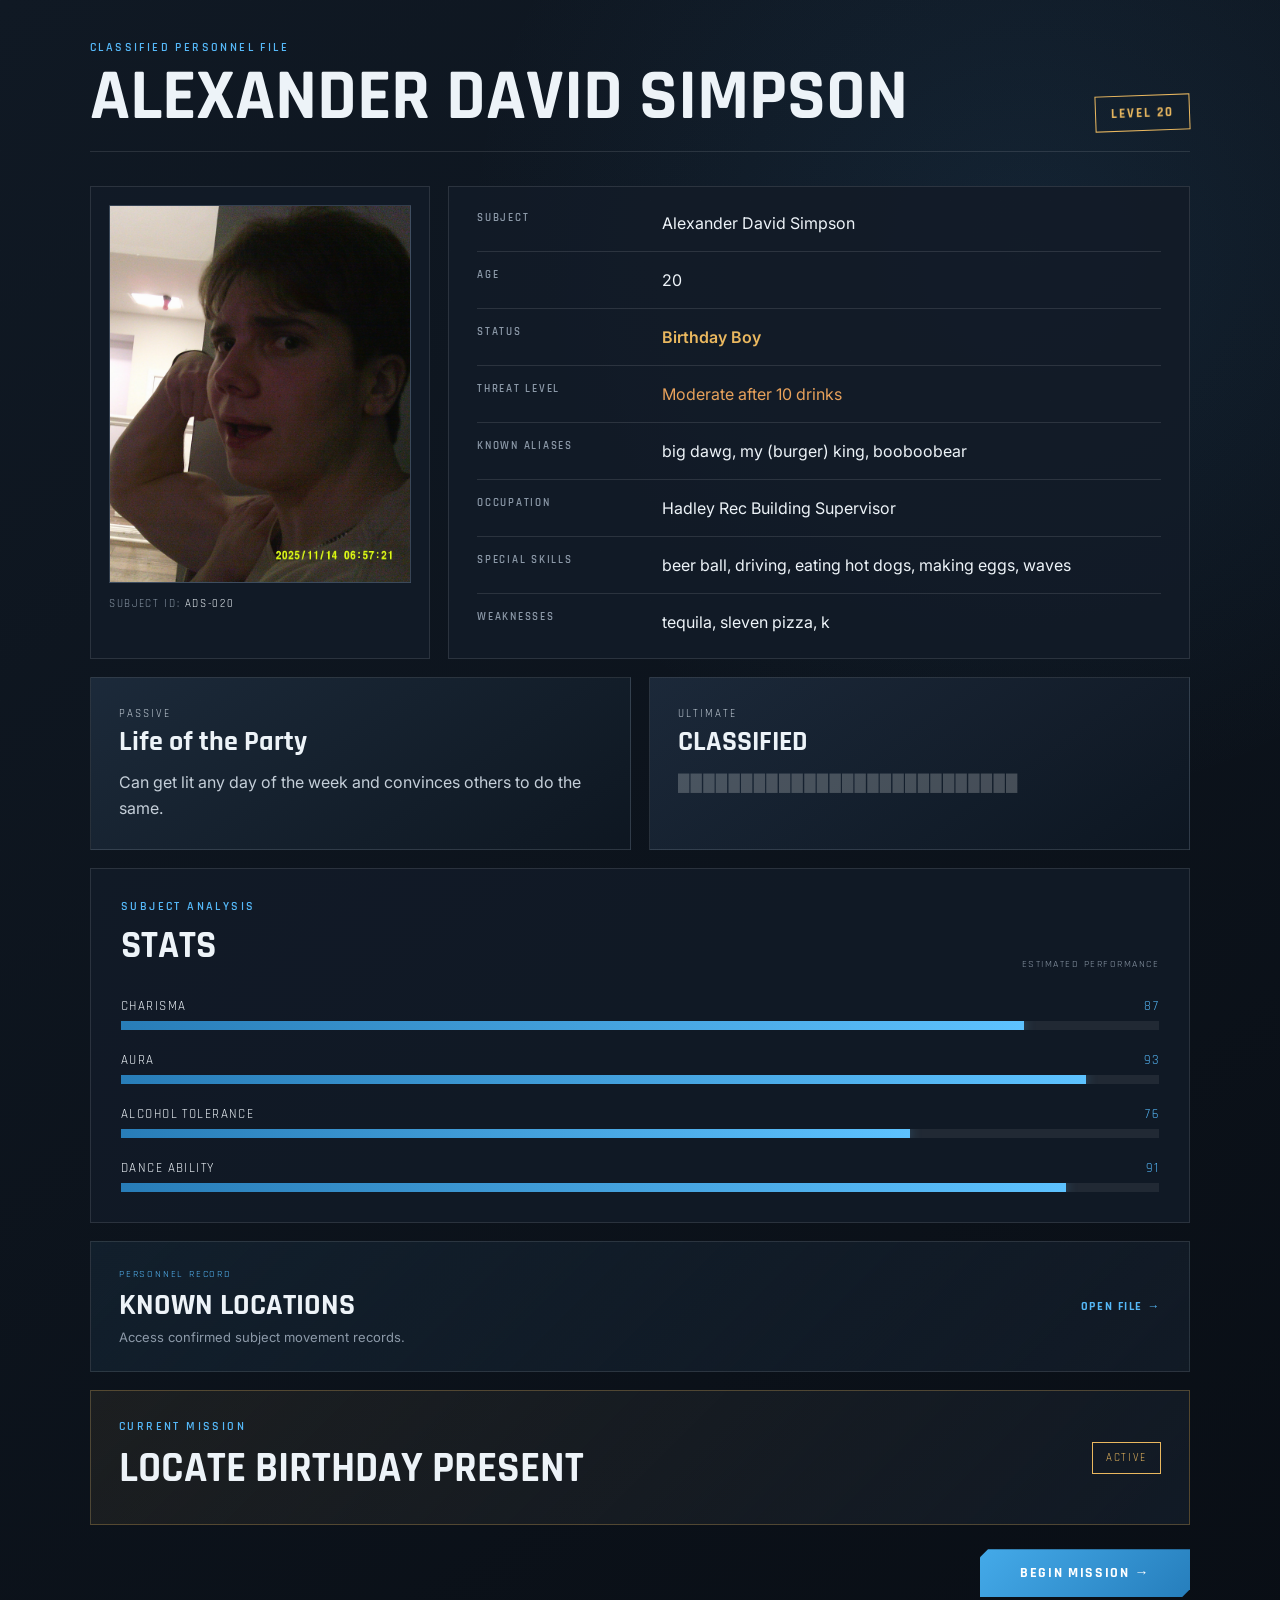
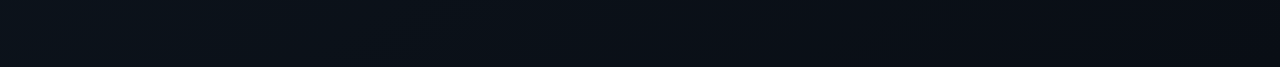
<file: profile.html>
<!DOCTYPE html>
<html lang="en">
<head>
  <meta charset="UTF-8" />
  <meta
    name="viewport"
    content="width=device-width, initial-scale=1.0"
  />

  <title>Classified Personnel File</title>

  <link rel="preconnect" href="https://fonts.googleapis.com">
  <link rel="preconnect" href="https://fonts.gstatic.com" crossorigin>

  <link
    href="https://fonts.googleapis.com/css2?family=Inter:wght@300;400;500;600&family=Rajdhani:wght@500;600;700&display=swap"
    rel="stylesheet"
  >

  <link rel="stylesheet" href="css/profile.css" />
</head>

<body>

  <main class="profile-page">

    <header class="profile-header">

      <div>
        <p class="eyebrow">
          CLASSIFIED PERSONNEL FILE
        </p>

        <h1>
          ALEXANDER DAVID SIMPSON
        </h1>
      </div>

      <div class="classification-stamp">
        LEVEL 20
      </div>

    </header>


    <section class="profile-grid">

      <!-- LEFT COLUMN -->
      <div class="profile-panel identity-panel">

        <div class="profile-photo">
          <img src="img/fighters/alex.JPG" alt="Alex">
        </div>

        <div class="profile-id">
          SUBJECT ID:
          <span>ADS-020</span>
        </div>

      </div>


      <!-- RIGHT COLUMN -->
      <div class="profile-panel file-panel">

        <div class="file-row">
          <span class="file-label">
            SUBJECT
          </span>

          <span class="file-value">
            Alexander David Simpson
          </span>
        </div>


        <div class="file-row">
          <span class="file-label">
            AGE
          </span>

          <span class="file-value">
            20
          </span>
        </div>


        <div class="file-row">
          <span class="file-label">
            STATUS
          </span>

          <span class="file-value highlight">
            Birthday Boy
          </span>
        </div>


        <div class="file-row">
          <span class="file-label">
            THREAT LEVEL
          </span>

          <span class="file-value warning">
            Moderate after 10 drinks
          </span>
        </div>


        <div class="file-row">
          <span class="file-label">
            KNOWN ALIASES
          </span>

          <span class="file-value">
            big dawg, my (burger) king, booboobear
          </span>
        </div>


        <div class="file-row">
          <span class="file-label">
            OCCUPATION
          </span>

          <span class="file-value">
            Hadley Rec Building Supervisor
          </span>
        </div>


        <div class="file-row">
          <span class="file-label">
            SPECIAL SKILLS
          </span>

          <span class="file-value">
            beer ball, driving, eating hot dogs, making eggs, waves
          </span>
        </div>


        <div class="file-row">
          <span class="file-label">
            WEAKNESSES
          </span>

          <span class="file-value">
            tequila, sleven pizza, k
          </span>
        </div>

      </div>

    </section>


    <!-- ABILITIES -->
    <section class="abilities-section">

      <div class="ability-card">

        <p class="ability-type">
          PASSIVE
        </p>

        <h2>
          Life of the Party
        </h2>

        <p>
          Can get lit any day of the week and convinces others to do the same.
        </p>

      </div>


      <div class="ability-card classified">

        <p class="ability-type">
          ULTIMATE
        </p>

        <h2>
          CLASSIFIED
        </h2>

        <p class="redacted">
          ███████████████████████████
        </p>

      </div>

    </section>


    <!-- STATS -->
    <section class="stats-section">

      <div class="section-heading">

        <div>
          <p class="eyebrow">
            SUBJECT ANALYSIS
          </p>

          <h2>
            STATS
          </h2>
        </div>

        <span class="stat-note">
          ESTIMATED PERFORMANCE
        </span>

      </div>


      <div class="stats-list">

        <div
          class="stat"
          data-value="87"
        >

          <div class="stat-top">
            <span>
              CHARISMA
            </span>

            <span class="stat-number">
              87
            </span>
          </div>

          <div class="stat-track">
            <div class="stat-fill"></div>
          </div>

        </div>


        <div
          class="stat"
          data-value="93"
        >

          <div class="stat-top">
            <span>
              AURA
            </span>

            <span class="stat-number">
              93
            </span>
          </div>

          <div class="stat-track">
            <div class="stat-fill"></div>
          </div>

        </div>


        <div
          class="stat"
          data-value="76"
        >

          <div class="stat-top">
            <span>
              ALCOHOL TOLERANCE
            </span>

            <span class="stat-number">
              76
            </span>
          </div>

          <div class="stat-track">
            <div class="stat-fill"></div>
          </div>

        </div>


        <div
          class="stat"
          data-value="91"
        >

          <div class="stat-top">
            <span>
              DANCE ABILITY
            </span>

            <span class="stat-number">
              91
            </span>
          </div>

          <div class="stat-track">
            <div class="stat-fill"></div>
          </div>

        </div>

      </div>

    </section>


    <section class="records-section">

        <a
            class="record-link"
            href="locations.html"
        >
            <div>
            <p class="record-label">
                PERSONNEL RECORD
            </p>

            <h2>
                KNOWN LOCATIONS
            </h2>

            <p>
                Access confirmed subject movement records.
            </p>
            </div>

            <span class="record-arrow">
            OPEN FILE →
            </span>
        </a>

    </section>



    <!-- CURRENT MISSION -->
    <section class="mission-panel">

      <div>

        <p class="eyebrow">
          CURRENT MISSION
        </p>

        <h2>
          LOCATE BIRTHDAY PRESENT
        </h2>

      </div>

      <div class="mission-status">
        ACTIVE
      </div>

    </section>


    <button
      class="continue-button"
      id="continueButton"
      type="button"
    >
      BEGIN MISSION →
    </button>

  </main>


  <script src="js/profile.js"></script>

</body>
</html>
</file>
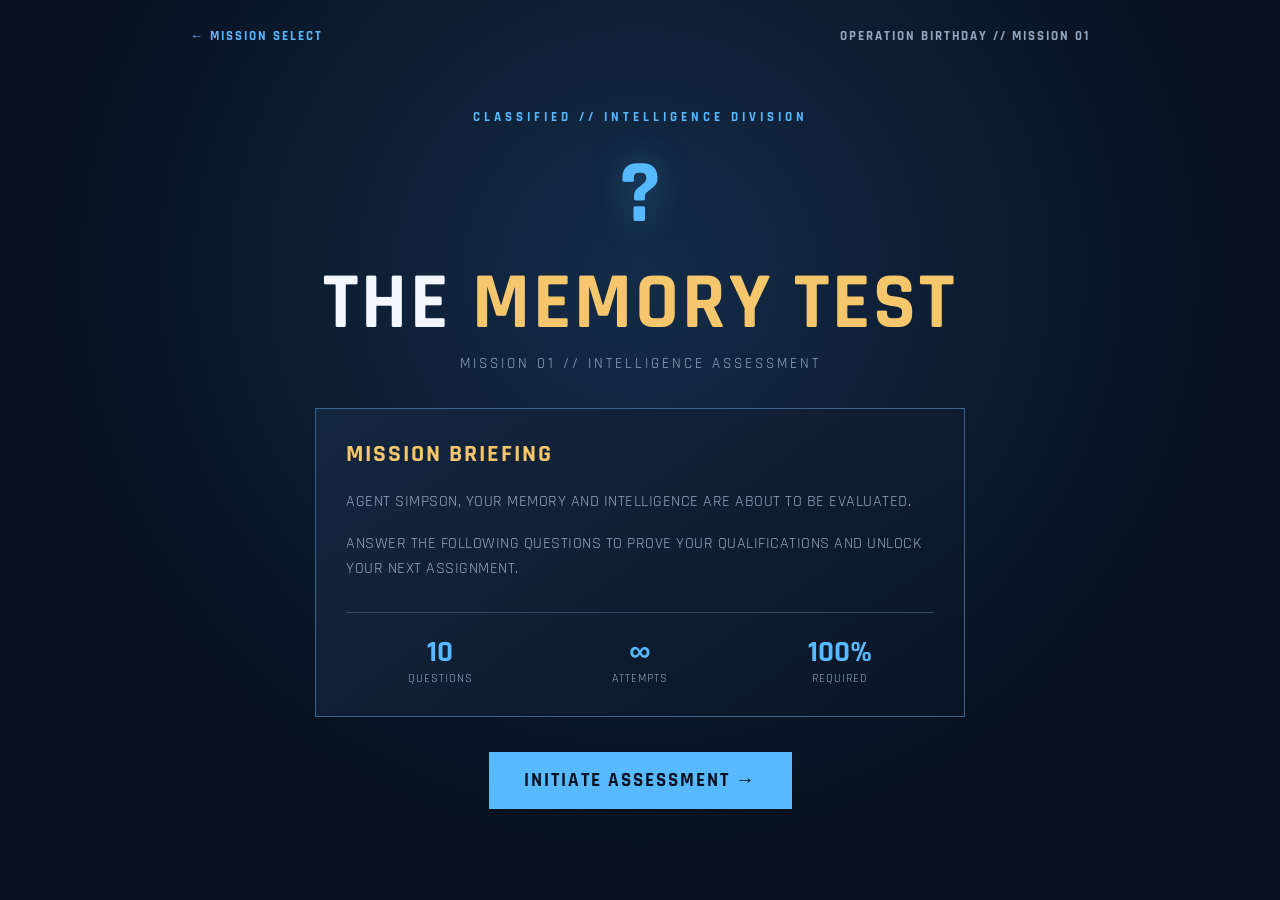
<file: trivia.html>
<!DOCTYPE html>
<html lang="en">
<head>
  <meta charset="UTF-8">
  <meta name="viewport" content="width=device-width, initial-scale=1.0">

  <title>Mission 01 | Intelligence Assessment</title>

  <link rel="preconnect" href="https://fonts.googleapis.com">
  <link rel="preconnect" href="https://fonts.gstatic.com" crossorigin>
  <link href="https://fonts.googleapis.com/css2?family=Rajdhani:wght@400;500;600;700&display=swap" rel="stylesheet">

  <link rel="stylesheet" href="css/trivia.css">
  <script src="js/trivia.js" defer></script>
</head>

<body>
  <main class="trivia-page">

    <header class="trivia-header">
      <a href="mission.html" class="back-link">← MISSION SELECT</a>
      <span>OPERATION BIRTHDAY // MISSION 01</span>
    </header>

    <!-- BRIEFING SCREEN -->
    <section id="briefingScreen" class="screen briefing-screen">
      <div class="classification">CLASSIFIED // INTELLIGENCE DIVISION</div>
      <div class="briefing-icon">?</div>

      <h1>THE <span>MEMORY TEST</span></h1>
      <div class="mission-subtitle">MISSION 01 // INTELLIGENCE ASSESSMENT</div>

      <div class="briefing-box">
        <h2>MISSION BRIEFING</h2>
        <p>
          AGENT SIMPSON, YOUR MEMORY AND INTELLIGENCE
          ARE ABOUT TO BE EVALUATED.
        </p>
        <p>
          ANSWER THE FOLLOWING QUESTIONS TO PROVE
          YOUR QUALIFICATIONS AND UNLOCK YOUR NEXT ASSIGNMENT.
        </p>

        <div class="briefing-stats">
          <div><strong id="briefingCount">06</strong><span>QUESTIONS</span></div>
          <div><strong>∞</strong><span>ATTEMPTS</span></div>
          <div><strong>100%</strong><span>REQUIRED</span></div>
        </div>
      </div>

      <button id="startButton" class="primary-button">
        INITIATE ASSESSMENT →
      </button>
    </section>

    <!-- QUIZ SCREEN -->
    <section id="quizScreen" class="screen quiz-screen hidden">

      <div class="quiz-topline">
        <span>INTELLIGENCE ASSESSMENT</span>
        <span id="questionCounter">QUESTION 01 / 06</span>
      </div>

      <div class="progress-track">
        <div id="quizProgress" class="progress-fill"></div>
      </div>

      <div class="question-panel">
        <div class="question-label">CURRENT OBJECTIVE</div>
        <h2 id="questionText"></h2>
      </div>

      <div id="answerGrid" class="answer-grid"></div>

      <div id="feedback" class="feedback" aria-live="polite"></div>

      <div class="quiz-bottom">
        <span id="scoreText">CORRECT ANSWERS: 0</span>
        <span>AGENT // A.D. SIMPSON</span>
      </div>
    </section>

    <!-- COMPLETION SCREEN -->
    <section id="completeScreen" class="screen complete-screen hidden">
      <div class="classification">MISSION REPORT // VERIFIED</div>
      <div class="completion-icon">★</div>

      <h1>MISSION <span>COMPLETE</span></h1>
      <p class="completion-subtitle">INTELLIGENCE ASSESSMENT PASSED</p>

      <div class="results-panel">
        <div class="result-label">FINAL ASSESSMENT</div>
        <div id="finalScore" class="final-score">6 / 6</div>
        <div class="result-status">CLEARANCE GRANTED</div>
        <p>
          Congratulations, Agent Simpson.
          Your intelligence has been deemed sufficient
          for further deployment.
        </p>
        <div class="unlock-notice">
          <span>✓</span> MISSION 02 // SAFE PASSAGE UNLOCKED
        </div>
      </div>

      <button id="continueButton" class="primary-button">
        RETURN TO MISSION SELECT →
      </button>
    </section>

  </main>
</body>
</html>
</file>
<file: css/style.css>
:root {
      --background: #e9e1d3;
      --paper: #eee2c8;
      --paper-dark: #d9c7a5;
      --ink: #4c4035;
      --muted: #827366;
      --wax: #793f42;
      --wax-dark: #603034;
    }

    * {
      box-sizing: border-box;
    }

    body {
      margin: 0;
      min-height: 100vh;
      overflow: hidden;
      background:
        radial-gradient(circle at 50% 35%, rgba(255,255,255,.32), transparent 40%),
        linear-gradient(145deg, #eee8de, #ddd1c0);

      color: var(--ink);

      display: flex;
      align-items: center;
      justify-content: center;

      font-family: "Inter", sans-serif;
    }

    .page {
      width: 100%;
      min-height: 100vh;
      display: flex;
      flex-direction: column;
      align-items: center;
      justify-content: center;
      padding: 30px;
      position: relative;
    }

    .intro {
      text-align: center;
      margin-bottom: 35px;
      transition: opacity 0.6s ease;
    }

    .intro h1 {
      font-family: "Cormorant Garamond", serif;
      font-weight: 500;
      font-size: clamp(28px, 3vw, 42px);
      margin: 0 0 8px;
      letter-spacing: 0.02em;
    }

    .intro p {
      margin: 0;
      font-size: 13px;
      letter-spacing: 0.08em;
      color: var(--muted);
    }

    /* -------------------------
       ENVELOPE SCENE
    ------------------------- */

    .scene {
      width: min(620px, 88vw);
      aspect-ratio: 1.55 / 1;
      perspective: 1400px;
      cursor: pointer;
      position: relative;
    }

    .envelope {
      width: 100%;
      height: 100%;
      position: relative;

      transform-style: preserve-3d;
      -webkit-transform-style: preserve-3d;
      transition:
        transform 1s cubic-bezier(.22,.8,.28,1),
        filter .3s ease;

      /* filter: drop-shadow(0 22px 25px rgba(73, 57, 42, .22)); */
    }

    /* .scene:hover .envelope {
      filter: drop-shadow(0 26px 30px rgba(73, 57, 42, .28));
    } */

    .envelope.flipped {
      transform: rotateY(180deg);
    }

    .face {
      position: absolute;
      inset: 0;
      border-radius: 7px;
      /* overflow: hidden; */
      backface-visibility: hidden;
      -webkit-backface-visibility: hidden;
      transform-style: preserve-3d;
      -webkit-transform-style: preserve-3d;

      border: 1px solid rgba(81, 62, 42, .12);

      background:
        repeating-linear-gradient(
          14deg,
          rgba(213, 110, 6, 0.018) 0px,
          rgba(100,70,40,.018) 1px,
          transparent 1px,
          transparent 6px
        ),
        linear-gradient(135deg, #f0e5cf, #e5d5b8);
    }

    /* FRONT */

    .front {
      transform: rotateY(0deg);
      z-index: 2;
      padding: 40px;
    }

    .front::before,
    .back::before {
      content: "";
      position: absolute;
      inset: 0;
      pointer-events: none;

      background:
        radial-gradient(circle at 15% 15%, rgba(129,92,50,.10), transparent 14%),
        radial-gradient(circle at 82% 76%, rgba(129,92,50,.07), transparent 17%),
        linear-gradient(
          90deg,
          rgba(255,255,255,.12),
          transparent 30%,
          rgba(104,72,40,.025)
        );

      mix-blend-mode: multiply;
    }

    .stamp {
      position: absolute;
      top: 30px;
      right: 35px;
      width: 72px;
      height: 88px;

      border: 1px solid rgba(96,72,55,.42);
      display: flex;
      align-items: center;
      justify-content: center;

      font-family: "Cormorant Garamond", serif;
      color: rgba(77,61,49,.55);
      font-size: 11px;
      letter-spacing: .14em;
      text-align: center;

      transform: rotate(2deg);
    }

    .postmark {
      position: absolute;
      width: 110px;
      height: 55px;
      border: 1px solid rgba(80,62,47,.23);
      border-radius: 50%;
      top: 51px;
      right: 85px;

      transform: rotate(-9deg);
    }

    .postmark::before,
    .postmark::after {
      content: "";
      position: absolute;
      width: 75px;
      height: 1px;
      background: rgba(80,62,47,.18);
      left: -56px;
    }

    .postmark::before {
      top: 18px;
    }

    .postmark::after {
      top: 30px;
    }

    .address {
      position: absolute;
      left: 50%;
      top: 54%;
      transform: translate(-50%, -50%) rotate(-1deg);
      text-align: center;
      width: 75%;
    }

    .address .for {
      display: block;
      font-family: "Cormorant Garamond", serif;
      text-transform: uppercase;
      font-size: 12px;
      letter-spacing: .2em;
      margin-bottom: 15px;
      opacity: .65;
    }

    .address .name {
      font-family: "Homemade Apple", cursive;
      font-size: clamp(27px, 4vw, 44px);
      color: #51443a;
      line-height: 1.4;
    }

    .address .small {
      font-family: "Cormorant Garamond", serif;
      font-style: italic;
      font-size: 15px;
      margin-top: 14px;
      opacity: .65;
    }

    /* BACK */

    .back {
      transform: rotateY(180deg); 
      /* is this right ^^ */
      z-index: 1;
      overflow: visible;
      background:
        repeating-linear-gradient(
          12deg,
          rgba(100,70,40,.018) 0px,
          rgba(100,70,40,.018) 1px,
          transparent 1px,
          transparent 7px
        ),
        linear-gradient(135deg, #ecdfc5, #ddc9a8);
    }

    .front,
    .back {
        box-shadow: 0 22px 30px rgba(73, 57, 42, .22);
    }

    /* Back envelope pocket */

    .back-base {
      position: absolute;
      inset: 0;
      overflow: hidden;
      border-radius: 7px;
      z-index: 3;
    }

    .back-base::before {
      content: "";
      position: absolute;
      left: 0;
      bottom: 0;
      width: 50%;
      height: 100%;

      clip-path: polygon(0 0, 100% 50%, 0 100%);
      background: linear-gradient(115deg, #e0cdaa, #d3bd97);
    }

    .back-base::after {
      content: "";
      position: absolute;
      right: 0;
      bottom: 0;
      width: 50%;
      height: 100%;

      clip-path: polygon(100% 0, 0 50%, 100% 100%);
      background: linear-gradient(245deg, #e0cdaa, #d3bd97);
    }

    .bottom-fold {
      position: absolute;
      left: 0;
      bottom: 0;
      width: 100%;
      height: 67%;

      clip-path: polygon(0 100%, 50% 24%, 100% 100%);
      background: linear-gradient(to top, #dcc7a2, #e5d3b3);
      z-index: 4;
    }

    /* Letter behind pocket */

    .letter {
      position: absolute;
      width: 86%;
      height: 85%;
      left: 7%;
      top: 11%;

      z-index: 2;

      border-radius: 3px;

      background:
        linear-gradient(rgba(255,255,255,.12), rgba(255,255,255,.02)),
        #f6eedf;

      box-shadow: 0 8px 20px rgba(59, 47, 36, .13);

      transition:
        transform 1.2s cubic-bezier(.18,.75,.25,1),
        box-shadow .5s ease;
    }

    .letter-content {
      padding: 55px 48px;
      text-align: center;
      opacity: 0;
      transition: opacity .7s ease .65s;
    }

    .letter-content .tiny {
      font-family: "Cormorant Garamond", serif;
      text-transform: uppercase;
      letter-spacing: .18em;
      font-size: 11px;
      opacity: .55;
    }

    .letter-content h2 {
      font-family: "Homemade Apple", cursive;
      font-size: 26px;
      font-weight: 400;
      margin: 18px 0 12px;
    }

    .letter-content p {
      font-family: "Cormorant Garamond", serif;
      font-size: 18px;
      line-height: 1.55;
      margin: 0;
    }

    /* Top flap */

    .flap {
      position: absolute;
      top: 0;
      left: 0;
      width: 100%;
      height: 57%;

      z-index: 6;

      clip-path: polygon(0 0, 100% 0, 50% 100%);

      background:
        linear-gradient(
          to bottom,
          #eadcc1 0%,
          #dec9a7 100%
        );

      transform-origin: top center;
      transform: rotateX(0deg);

      transition:
        transform 1s cubic-bezier(.23,.85,.25,1),
        z-index 0s linear .45s;

      backface-visibility: visible;
    }

    .envelope.open .flap {
      transform: rotateX(180deg);
      z-index: 1;
    }

    /* WAX SEAL */

    .seal {
      position: absolute;
      left: 50%;
      top: 45%;
      transform: translate(-50%, -50%);
      width: 82px;
      height: 82px;

      z-index: 8;

      border-radius:
        48% 52% 46% 54% /
        54% 44% 56% 46%;

      background:
        radial-gradient(circle at 35% 28%, #92555a, transparent 34%),
        radial-gradient(circle at 50% 50%, var(--wax), var(--wax-dark));

      box-shadow:
        0 5px 8px rgba(67,36,36,.30),
        inset 0 2px 3px rgba(255,255,255,.18),
        inset 0 -4px 7px rgba(47,20,23,.20);

      display: flex;
      align-items: center;
      justify-content: center;

      transition:
        transform .45s ease,
        opacity .4s ease;
    }

    .seal::before {
      content: "";
      width: 57px;
      height: 57px;
      border-radius: 50%;

      border: 1px solid rgba(61,25,27,.35);

      box-shadow:
        inset 0 0 0 3px rgba(255,255,255,.035);
    }

    .seal-initial {
      position: absolute;
      font-family: "Cormorant Garamond", serif;
      font-size: 27px;
      font-weight: 600;
      color: rgba(66,27,29,.62);
      transform: translateY(-1px);
    }

    .envelope.open .seal {
      transform: translate(-50%, -50%) scale(.65) rotate(12deg);
      opacity: 0;
    }

    /* Letter slides out after opening */

    .envelope.letter-out .letter {
      transform: translateY(-62%);
      box-shadow: 0 20px 32px rgba(55, 42, 30, .20);
    }

    .envelope.letter-out .letter-content {
      opacity: 1;
    }

    /* Instruction */

    .instruction {
      margin-top: 34px;
      text-align: center;

      color: var(--muted);
      font-family: "Cormorant Garamond", serif;
      font-size: 15px;
      font-style: italic;

      transition: opacity .35s ease;
    }

    /* Continue button */

    .continue-button {
      margin-top: 28px;
      border: none;
      background: none;
      color: var(--ink);

      font-family: "Inter", sans-serif;
      font-size: 12px;
      text-transform: uppercase;
      letter-spacing: .15em;

      cursor: pointer;

      opacity: 0;
      pointer-events: none;

      transition: opacity .6s ease;
    }

    .continue-button.visible {
      opacity: .72;
      pointer-events: auto;
    }

    .continue-button:hover {
      opacity: 1;
    }

    /* Mobile */

    @media (max-width: 600px) {
      .page {
        padding: 20px;
      }

      .intro {
        margin-bottom: 25px;
      }

      .front {
        padding: 20px;
      }

      .stamp {
        width: 52px;
        height: 65px;
        top: 20px;
        right: 22px;
        font-size: 8px;
      }

      .postmark {
        width: 78px;
        height: 40px;
        top: 34px;
        right: 58px;
      }

      .seal {
        width: 58px;
        height: 58px;
      }

      .seal::before {
        width: 40px;
        height: 40px;
      }

      .seal-initial {
        font-size: 20px;
      }

      .letter-content {
        padding: 35px 25px;
      }

      .letter-content h2 {
        font-size: 20px;
      }

      .letter-content p {
        font-size: 15px;
      }
    }

    /* Reduced motion accessibility */

    @media (prefers-reduced-motion: reduce) {
      *,
      *::before,
      *::after {
        animation-duration: 0.01ms !important;
        transition-duration: 0.01ms !important;
      }
    }
</file>
<file: css/ending.css>
:root{--bg:#07111f;--panel:#101e31;--gold:#f5c66b;--green:#66e3a0;--blue:#57b9ff;--text:#f2f6ff;--muted:#a3b5ca}
*{box-sizing:border-box}html{scroll-behavior:smooth}body{margin:0;min-height:100vh;background:linear-gradient(160deg,#0b2340,#07111f 58%);color:var(--text);font-family:Rajdhani,Arial,sans-serif}
body::before{content:"";position:fixed;inset:0;pointer-events:none;background:repeating-linear-gradient(90deg,transparent 0 59px,rgba(87,185,255,.035) 60px);z-index:-1}
#confetti{position:fixed;inset:0;width:100%;height:100%;pointer-events:none;z-index:10}
[hidden]{display:none!important}.report{width:min(850px,92%);margin:40px auto 60px;border:1px solid #426483;background:linear-gradient(145deg,#142740,#0a1627);box-shadow:0 18px 65px #0008;animation:rise .8s ease both}
.topline{display:flex;justify-content:space-between;gap:15px;padding:15px 25px;border-bottom:1px solid #38516a;color:var(--blue);font:12px 'Share Tech Mono',monospace;letter-spacing:1px}
.report-header{text-align:center;padding:48px 22px 36px;border-bottom:1px solid #38516a}.seal{display:grid;place-items:center;width:76px;height:76px;border:2px solid var(--gold);border-radius:50%;margin:auto;color:var(--gold);font-size:43px;box-shadow:0 0 30px #f5c66b22}.eyebrow,.section-label{font:12px 'Share Tech Mono',monospace;letter-spacing:2px;color:var(--gold)}.eyebrow{margin-top:23px}.report-header h1{font-size:clamp(42px,8vw,74px);line-height:1;margin:12px 0}.report-header em{color:var(--gold);font-style:normal}.report-header>p:last-child{color:var(--muted);letter-spacing:1px}
.dossier,.letter{padding:36px clamp(22px,6vw,58px);border-bottom:1px solid #38516a}.dossier h2{font-size:40px;margin:15px 0 22px}.stats{display:grid;grid-template-columns:repeat(2,minmax(0,1fr));gap:12px}.stats>div{padding:17px;background:#0b1b2d;border:1px solid #294a66;display:flex;flex-direction:column;gap:8px}.stats span{font-size:13px;color:var(--muted);letter-spacing:1px}.stats strong{font-size:27px;color:var(--gold)}.stats .green{color:var(--green)}h3{font-size:19px;letter-spacing:2px;color:var(--gold);margin:32px 0 8px}.dossier p,.letter p{font-size:19px;line-height:1.55;color:#d1deeb}.stamp{width:max-content;max-width:100%;margin:30px auto 0;padding:12px 18px;border:3px double var(--green);color:var(--green);font-size:clamp(17px,4vw,28px);font-weight:700;letter-spacing:2px;transform:rotate(-3deg)}.letter{background:linear-gradient(150deg,#1a2d42,#102034)}.letter h2{font-size:clamp(30px,5vw,47px);color:var(--gold);margin:22px 0}.letter .signature{color:var(--gold);font-size:24px;margin-top:24px}.ending-footer{text-align:center;padding:28px}.ending-footer p{color:var(--muted);font:12px 'Share Tech Mono',monospace;letter-spacing:2px}.ending-footer a,.ending-footer button,.locked a{display:inline-block;margin:10px 6px;padding:12px 20px;text-decoration:none;background:var(--gold);color:#07111f;border:0;font:700 16px Rajdhani,sans-serif;letter-spacing:1px;cursor:pointer}.ending-footer button{background:#24476c;color:white;border:1px solid #517ba1}.ending-footer a:hover,.ending-footer button:hover,.locked a:hover{filter:brightness(1.15)}.locked{text-align:center;margin:15vh auto;padding:30px;max-width:550px}.locked h1{color:var(--gold)}.locked p{color:var(--muted)}@keyframes rise{from{opacity:0;transform:translateY(24px)}to{opacity:1;transform:translateY(0)}}@media(max-width:550px){.topline{font-size:10px;flex-direction:column}.stats{grid-template-columns:1fr}.report{margin-top:15px}}@media(prefers-reduced-motion:reduce){*,*::before,*::after{animation:none!important;transition:none!important;scroll-behavior:auto!important}}
</file>
<file: css/fighter.css>
:root {
  --background: #0e1520;
  --background-light: #172231;

  --panel: rgba(24, 35, 50, 0.88);
  --panel-light: #202d3d;

  --text: #f4f7fb;
  --muted: #8f9aaa;

  --blue: #56baff;
  --blue-light: #bce6ff;
  --blue-dark: #247ec3;

  --gold: #f0b554;
  --gold-light: #ffd68c;

  --border: rgba(255, 255, 255, 0.12);

  --danger: #ff7c72;
}


* {
  box-sizing: border-box;
}


html,
body {
  margin: 0;
  min-height: 100%;
}


body {
  min-height: 100vh;

  background:
    radial-gradient(
      circle at 70% 20%,
      rgba(67, 149, 214, 0.13),
      transparent 36%
    ),
    linear-gradient(
      145deg,
      #101924,
      #0b111a
    );

  color: var(--text);

  font-family: "Inter", sans-serif;

  overflow-x: hidden;
}


/* --------------------------------
   BACKGROUND DETAIL
-------------------------------- */

body::before {
  content: "";

  position: fixed;
  inset: 0;

  pointer-events: none;

  opacity: 0.22;

  background-image:
    linear-gradient(
      rgba(255,255,255,.025) 1px,
      transparent 1px
    ),
    linear-gradient(
      90deg,
      rgba(255,255,255,.025) 1px,
      transparent 1px
    );

  background-size:
    60px 60px;
}


/* --------------------------------
   PAGE
-------------------------------- */

.fighter-page {
  width: min(1180px, calc(100% - 40px));

  margin: 0 auto;

  padding:
    28px 0
    55px;
}


/* --------------------------------
   TOP BAR
-------------------------------- */

.top-bar {
  display: flex;

  justify-content: space-between;
  align-items: center;

  margin-bottom: 55px;

  font-family: "Rajdhani", sans-serif;

  font-size: 13px;
  font-weight: 600;

  letter-spacing: .15em;
}


.campaign-label {
  display: flex;

  align-items: center;

  gap: 9px;

  color: var(--muted);
}


.campaign-dot {
  width: 8px;
  height: 8px;

  border-radius: 50%;

  background: var(--blue);

  box-shadow:
    0 0 12px rgba(86, 186, 255, .75);
}


.level-label {
  color: var(--gold);
}


/* --------------------------------
   HEADING
-------------------------------- */

.heading-section {
  margin-bottom: 35px;
}


.eyebrow {
  margin:
    0 0 8px;

  font-family: "Rajdhani", sans-serif;

  font-size: 13px;
  font-weight: 600;

  letter-spacing: .21em;

  color: var(--blue);
}


h1 {
  margin:
    0 0 6px;

  font-family: "Rajdhani", sans-serif;

  font-size:
    clamp(42px, 7vw, 72px);

  font-weight: 700;

  line-height: .95;

  letter-spacing: -.02em;
}


.instructions {
  margin: 13px 0 0;

  color: var(--muted);

  font-size: 15px;
}


/* --------------------------------
   MAIN HERO DISPLAY
-------------------------------- */

.hero-display {
  display: grid;

  grid-template-columns:
    minmax(0, 1.2fr)
    minmax(300px, .8fr);

  min-height: 490px;

  margin-bottom: 45px;

  border:
    1px solid var(--border);

  background:
    linear-gradient(
      135deg,
      rgba(35, 49, 67, .80),
      rgba(17, 27, 40, .92)
    );

  clip-path:
    polygon(
      18px 0,
      100% 0,
      100% calc(100% - 18px),
      calc(100% - 18px) 100%,
      0 100%,
      0 18px
    );

  overflow: hidden;
}


/* --------------------------------
   LARGE HERO IMAGE
-------------------------------- */

.hero-image-panel {
  position: relative;

  min-height: 490px;

  overflow: hidden;

  background:
    radial-gradient(
      circle at center,
      rgba(92, 184, 247, .13),
      transparent 55%
    ),
    linear-gradient(
      150deg,
      #27374a,
      #162231
    );
}


/* .large-placeholder {
  position: absolute;

  inset: 0;

  display: flex;

  align-items: center;
  justify-content: center;

  font-family: "Rajdhani", sans-serif;

  font-size:
    clamp(30px, 6vw, 64px);

  font-weight: 700;

  text-transform: uppercase;

  color:
    rgba(255,255,255,.20);

  transition:
    opacity .25s ease,
    transform .25s ease;
} */
.large-placeholder {
  overflow: hidden;
  min-width: 0;
  min-height: 0;
}

.large-placeholder img {
  display: block;
  width: 100%;
  height: 100%;
  object-fit: contain;
  object-position: center;
}

.large-placeholder.changing {
  opacity: 0;

  transform:
    scale(.98);
}


.hero-number {
  position: absolute;

  top: 24px;
  left: 28px;

  z-index: 3;

  font-family: "Rajdhani", sans-serif;

  font-size: 14px;
  font-weight: 600;

  color: var(--blue);

  letter-spacing: .15em;
}


.image-decoration {
  position: absolute;

  pointer-events: none;

  border:
    1px solid rgba(255,255,255,.07);
}


.image-decoration-one {
  width: 280px;
  height: 280px;

  right: -80px;
  top: -100px;

  transform:
    rotate(45deg);
}


.image-decoration-two {
  width: 180px;
  height: 180px;

  left: -90px;
  bottom: -80px;

  transform:
    rotate(45deg);
}


/* --------------------------------
   HERO INFO
-------------------------------- */

.hero-info {
  position: relative;

  display: flex;

  flex-direction: column;

  justify-content: center;

  padding:
    50px 48px;

  background:
    rgba(10, 17, 27, .32);
}


.hero-role {
  margin:
    0 0 5px;

  font-family: "Rajdhani", sans-serif;

  font-size: 13px;
  font-weight: 600;

  letter-spacing: .18em;

  color: var(--blue);
}


.hero-info h2 {
  margin: 0;

  font-family: "Rajdhani", sans-serif;

  font-size:
    clamp(52px, 7vw, 78px);

  line-height: .92;

  font-weight: 700;

  text-transform: uppercase;
}


.hero-title {
  margin:
    12px 0 0;

  font-family: "Rajdhani", sans-serif;

  font-size: 21px;

  color: var(--muted);
}


.divider {
  width: 55px;
  height: 3px;

  margin:
    28px 0;

  background: var(--blue);
}


.hero-description {
  min-height: 54px;

  margin:
    0 0 32px;

  line-height: 1.65;

  color:
    #c8d0da;
}


.hero-meta {
  display: grid;

  grid-template-columns:
    repeat(2, 1fr);

  gap: 12px;

  margin-bottom: 28px;
}


.meta-item {
  padding:
    13px 15px;

  border:
    1px solid var(--border);

  background:
    rgba(255,255,255,.025);
}


.meta-label,
.meta-value {
  display: block;

  font-family: "Rajdhani", sans-serif;
}


.meta-label {
  margin-bottom: 4px;

  font-size: 10px;

  letter-spacing: .16em;

  color: var(--muted);
}


.meta-value {
  font-size: 14px;

  letter-spacing: .06em;

  color: var(--text);
}


/* --------------------------------
   SELECT BUTTON
-------------------------------- */

.select-button {
  width: 100%;

  min-height: 52px;

  border: none;

  clip-path:
    polygon(
      8px 0,
      100% 0,
      100% calc(100% - 8px),
      calc(100% - 8px) 100%,
      0 100%,
      0 8px
    );

  background:
    linear-gradient(
      135deg,
      #38a9ee,
      #247fc3
    );

  color: white;

  font-family: "Rajdhani", sans-serif;

  font-size: 16px;
  font-weight: 700;

  letter-spacing: .12em;

  cursor: pointer;

  transition:
    transform .2s ease,
    filter .2s ease;
}


.select-button:hover {
  filter: brightness(1.12);

  transform:
    translateY(-1px);
}


.select-button.birthday-ready {
  background:
    linear-gradient(
      135deg,
      var(--gold-light),
      var(--gold)
    );

  color: #302313;
}


.selection-message {
  min-height: 24px;

  margin:
    14px 0 0;

  text-align: center;

  color: var(--danger);

  font-size: 13px;
}


/* --------------------------------
   ROSTER
-------------------------------- */

.roster-section {
  width: 100%;
}


.roster-heading {
  display: flex;

  justify-content:
    space-between;

  margin-bottom: 13px;

  font-family:
    "Rajdhani",
    sans-serif;

  font-size: 12px;

  letter-spacing: .16em;

  color: var(--muted);
}


.hero-roster {
  display: grid;

  grid-template-columns:
    repeat(4, 1fr);

  gap: 10px;
}


/* --------------------------------
   HERO CARD
-------------------------------- */

.hero-card {
  position: relative;

  min-width: 0;

  padding: 0;

  border:
    1px solid var(--border);

  background: var(--panel);

  color: var(--text);

  cursor: pointer;

  text-align: left;

  overflow: hidden;

  clip-path:
    polygon(
      8px 0,
      100% 0,
      100% calc(100% - 8px),
      calc(100% - 8px) 100%,
      0 100%,
      0 8px
    );

  transition:
    transform .22s ease,
    border-color .22s ease,
    background .22s ease;
}


.hero-card:hover {
  transform:
    translateY(-5px);

  background:
    #243246;
}


.hero-card.selected {
  border-color:
    var(--blue);

  background:
    #24364b;

  box-shadow:
    inset 0 -4px 0
    var(--blue);
}


.hero-card.selected.birthday-card {
  border-color:
    var(--gold);

  box-shadow:
    inset 0 -4px 0
    var(--gold);
}


.card-image {
  width: 100%;
  aspect-ratio: 4 / 5;
  position: relative;
  overflow: hidden;

  background: linear-gradient(
    145deg,
    #314257,
    #1d2938
  );
}

.card-image img {
  display: block;
  width: 100%;
  height: 100%;
  position: absolute;
  inset: 0;

  object-fit: cover;
  object-position: center;
}


.card-info {
  display: flex;

  flex-direction: column;

  padding:
    11px 12px 13px;
}


.card-name {
  font-family:
    "Rajdhani",
    sans-serif;

  font-size: 17px;
  font-weight: 700;

  white-space: nowrap;

  overflow: hidden;

  text-overflow:
    ellipsis;
}


.card-role {
  margin-top: 2px;

  font-size: 9px;

  letter-spacing: .15em;

  color: var(--muted);
}


/* --------------------------------
   LOCK SCREEN
-------------------------------- */

.lock-screen {
  position: fixed;

  inset: 0;

  z-index: 1000;

  display: flex;

  align-items: center;
  justify-content: center;

  padding: 24px;

  background:
    rgba(6, 11, 18, .96);

  opacity: 0;

  visibility: hidden;

  pointer-events: none;

  transition:
    opacity .45s ease,
    visibility .45s ease;
}


.lock-screen.visible {
  opacity: 1;

  visibility: visible;

  pointer-events: auto;
}


.lock-content {
  width:
    min(560px, 100%);

  text-align: center;
}


.lock-small {
  margin:
    0 0 12px;

  font-family:
    "Rajdhani",
    sans-serif;

  font-size: 15px;
  font-weight: 600;

  letter-spacing: .24em;

  color: var(--blue);
}


.lock-name {
  margin: 0;

  font-family:
    "Rajdhani",
    sans-serif;

  font-size:
    clamp(58px, 12vw, 105px);

  line-height: .9;

  text-transform:
    uppercase;
}


.lock-level {
  margin:
    18px 0 35px;

  font-family:
    "Rajdhani",
    sans-serif;

  font-size: 24px;

  letter-spacing: .14em;

  color: var(--gold);
}


.loading-line {
  width: 100%;
  height: 4px;

  overflow: hidden;

  background:
    rgba(255,255,255,.1);
}


.loading-fill {
  width: 0;
  height: 100%;

  background:
    var(--blue);
}


.lock-screen.visible
.loading-fill {
  animation:
    loadHero 1.6s
    .25s ease
    forwards;
}


.lock-loading {
  margin-top: 14px;

  font-family:
    "Rajdhani",
    sans-serif;

  font-size: 11px;

  letter-spacing: .18em;

  color: var(--muted);
}


@keyframes loadHero {
  from {
    width: 0;
  }

  to {
    width: 100%;
  }
}


/* --------------------------------
   MOBILE
-------------------------------- */

@media (max-width: 800px) {

  .fighter-page {
    width:
      min(100% - 28px, 700px);
  }

  .top-bar {
    margin-bottom: 38px;
  }

  .hero-display {
    grid-template-columns: 1fr;
    min-width: 0;
  }

  .hero-image-panel {
    min-height: 380px;
    min-width: 0;
  }

  .hero-info {
    padding:
      36px 30px;
    min-width: 0;
  }

  .hero-roster {
    display: flex;

    gap: 10px;

    overflow-x: auto;

    padding-bottom: 10px;

    scroll-snap-type:
      x mandatory;
  }

  .hero-card {
    flex:
      0 0 135px;

    scroll-snap-align:
      start;
  }

}


@media (max-width: 500px) {

  .fighter-page {
    width:
      calc(100% - 24px);

    padding-top: 20px;
  }

  .level-label {
    font-size: 11px;
  }

  .campaign-label {
    font-size: 11px;
  }

  .heading-section {
    margin-bottom: 25px;
  }

  h1 {
    font-size:
      clamp(40px, 15vw, 56px);
  }

  .hero-image-panel {
    min-height: 310px;
  }

  .hero-info {
    padding:
      30px 22px;
  }

  .hero-info h2 {
    font-size: 58px;
  }

  .hero-meta {
    grid-template-columns:
      1fr;
  }

}
</file>
<file: css/final.css>
:root{--bg:#07111f;--panel:#101e31;--blue:#57b9ff;--gold:#f5c66b;--text:#f2f6ff;--muted:#a3b6ce;--green:#66e3a0}*{box-sizing:border-box}html{min-height:100%}body{margin:0;min-height:100vh;background:radial-gradient(circle at 50% 0%,#173453 0%,#07111f 68%);color:var(--text);font-family:Rajdhani,sans-serif}.scanlines{pointer-events:none;position:fixed;inset:0;background:repeating-linear-gradient(to bottom,transparent 0,transparent 4px,rgba(0,0,0,.08) 5px);z-index:3}.final-page{width:min(900px,92%);margin:0 auto;padding:26px 0 48px}.topbar{display:flex;justify-content:space-between;align-items:center;gap:12px;flex-wrap:wrap;margin-bottom:28px;font-size:13px;font-weight:700;letter-spacing:1.5px}.back-link{color:var(--blue);text-decoration:none}.back-link:hover{color:var(--gold)}.classification{color:var(--gold)}.sound-button,.text-button{font:inherit;color:var(--muted);background:none;border:1px solid #345371;padding:8px 12px;cursor:pointer;letter-spacing:1px}.sound-button:hover,.text-button:hover{color:#fff;border-color:var(--gold)}.terminal{border:1px solid #43698d;background:linear-gradient(145deg,#12263d,#091522);box-shadow:0 18px 65px #0007,0 0 35px #57b9ff13;min-height:590px;display:flex;flex-direction:column;position:relative}.terminal:before{content:"";position:absolute;top:0;left:0;right:0;height:3px;background:linear-gradient(90deg,transparent,var(--gold),transparent)}.terminal-top,.terminal-bottom{display:flex;justify-content:space-between;gap:12px;flex-wrap:wrap;padding:13px 20px;background:#071423;color:var(--blue);font-size:12px;font-weight:700;letter-spacing:1.6px}.terminal-bottom{margin-top:auto;color:#7f9ab5}.terminal-content{padding:35px clamp(20px,5vw,55px) 45px;text-align:center}.mission-tag,.overline,.agent-label,.drop-label{font-weight:700;letter-spacing:2.5px;color:var(--gold);font-size:13px}.terminal h1{font-size:clamp(40px,7vw,72px);line-height:1;margin:12px 0 30px;letter-spacing:3px}.terminal h1 span{color:var(--gold)}.scene{animation:enter .55s ease both}.scene[hidden],.briefing-body[hidden]{display:none!important}.terminal-lines{text-align:left;max-width:570px;margin:0 auto 25px;min-height:112px;font:13px/1.9 'Share Tech Mono',monospace;color:var(--green)}.terminal-lines div{animation:enter .25s ease}.briefing-body{max-width:600px;margin:auto;animation:enter .55s ease}.briefing-body h2,.scene h2{font-size:clamp(26px,4vw,38px);margin:12px 0 18px}.scene p{font-size:18px;line-height:1.5;color:#c1d0e0}.scene .agent-label{font-size:13px;color:var(--green)}.data-panel{display:grid;grid-template-columns:minmax(110px,1fr) minmax(0,1.6fr);text-align:left;gap:12px 20px;background:#0a1b2d;border:1px solid #2c4a65;padding:22px;margin:25px auto;max-width:580px}.data-panel span{font-size:13px;letter-spacing:1px;color:var(--muted);font-weight:700}.data-panel strong{font-size:15px;letter-spacing:1px;overflow-wrap:anywhere}.encrypted{color:var(--gold)}.success{color:var(--green)!important}.primary-button{display:inline-block;border:0;background:var(--gold);color:#081423;padding:15px 30px;min-height:50px;min-width:min(100%,280px);font:700 18px Rajdhani,sans-serif;letter-spacing:1.5px;cursor:pointer;text-decoration:none;transition:transform .2s,filter .2s}.primary-button:hover{transform:translateY(-2px);filter:brightness(1.1)}.primary-button:focus-visible,.sound-button:focus-visible,.text-button:focus-visible,.back-link:focus-visible{outline:3px solid var(--blue);outline-offset:4px}.decrypt-icon,.location-icon,.trophy{font-size:70px;color:var(--gold);text-shadow:0 0 35px #f5c66b88}.progress-track{height:13px;border:1px solid #51789b;background:#071321;max-width:550px;margin:30px auto 12px;overflow:hidden}.progress-fill{height:100%;width:0;background:linear-gradient(90deg,#368fc6,var(--gold));box-shadow:0 0 22px #f5c66b88}.mono{font-family:'Share Tech Mono',monospace}.progress-number{font-size:14px!important;color:var(--gold)!important}.scramble{letter-spacing:2px;min-height:25px;overflow-wrap:anywhere}.text-button{margin-top:18px}.reveal-title{font-size:clamp(30px,5vw,48px)!important;color:#fff}.drop-label{margin:25px 0 8px!important;color:var(--muted)!important;font-size:13px!important}.drop-site{font-size:clamp(28px,5vw,44px);font-weight:700;color:var(--gold);letter-spacing:2px}.instructions{max-width:540px;margin:20px auto 26px}.complete-title{font-size:clamp(32px,5vw,52px)!important}.completion-list{max-width:570px;margin:25px auto;background:#0a1b2d;border:1px solid #34516c;text-align:left;padding:12px 20px}.completion-list div{display:flex;justify-content:space-between;gap:12px;padding:13px 0;border-bottom:1px solid #2b435a;font-size:17px;font-weight:700}.completion-list div:last-child{border-bottom:0}.completion-list span{color:var(--green)}#completed h3{font-size:clamp(30px,5vw,44px);color:var(--gold);margin:25px 0 10px}.personal-message{color:#fff!important;font-weight:700}.rank{color:var(--gold);font-size:20px;letter-spacing:2px;font-weight:700;margin:25px auto}.link-button{margin-top:5px}#confetti{position:fixed;inset:0;width:100%;height:100%;pointer-events:none;z-index:5}@keyframes enter{from{opacity:0;transform:translateY(12px)}to{opacity:1;transform:translateY(0)}}@media(max-width:560px){.final-page{width:94%;padding-top:14px}.topbar{font-size:11px}.terminal-content{padding:26px 16px 35px}.terminal h1{letter-spacing:1px}.data-panel{grid-template-columns:1fr;gap:3px;padding:17px}.data-panel strong{margin-bottom:10px}.scene p{font-size:16px}.terminal-top,.terminal-bottom{font-size:10px;padding:12px}.completion-list div{font-size:14px}}@media(prefers-reduced-motion:reduce){*,*::before,*::after{animation-duration:.01ms!important;transition-duration:.01ms!important;scroll-behavior:auto!important}}
</file>
<file: css/frogger.css>
/* =========================================
   GLOBAL STYLES
========================================= */

* {
  box-sizing: border-box;
}

html,
body {
  margin: 0;
  min-height: 100%;
}

body {
  background: radial-gradient(
    circle at top,
    #183c63,
    #071322 75%
  );

  color: #f4f7ff;
  font-family: system-ui, sans-serif;
  text-align: center;
}


/* =========================================
   PAGE LAYOUT
========================================= */

.shell {
  max-width: 560px;
  margin: auto;
  padding: 10px 14px;
}


/* =========================================
   HEADER
========================================= */

.eyebrow {
  color: #e8c86d;
  letter-spacing: 0.2em;
  font-size: 10px;
  margin: 4px;
}

h1 {
  margin: 2px 0 5px;
  font-size: clamp(21px, 4vw, 30px);
}


/* =========================================
   GAME HUD
========================================= */

.hud {
  display: flex;
  flex-wrap: wrap;
  justify-content: center;

  gap: 3px 16px;
  margin: 6px auto;

  max-width: 480px;
  font-weight: 700;
  font-size: 12px;
}

#score {
  color: #f5d879;
}

#checkpoint {
  color: #9bd6c2;
}


/* =========================================
   GAME CANVAS
========================================= */

canvas {
  display: block;
  margin: auto;

  width: auto;
  height: auto;
  max-width: 100%;
  max-height: min(64vh, 520px);
  aspect-ratio: 12 / 13;

  image-rendering: pixelated;

  border: 3px solid #e4c766;
  border-radius: 8px;

  background: #153c37;
}


/* =========================================
   TOUCH CONTROLS
========================================= */

.controls {
  margin: 7px auto 2px;
}

.controls button,
#restart {
  background: #244b76;
  color: white;

  border: 1px solid #85a9d1;
  border-radius: 8px;

  padding: 7px 14px;
  margin: 2px;

  font-size: 17px;
  cursor: pointer;
  touch-action: manipulation;
}

.controls button:active {
  background: #497fba;
}


/* =========================================
   RESTART BUTTON
========================================= */

#restart {
  font-size: 12px;
  padding: 7px 12px;
}


/* =========================================
   INSTRUCTIONS
========================================= */

.hint {
  font-size: 11px;
  color: #b9c9db;
  margin: 4px;
}


/* =========================================
   MISSION 02 VICTORY OVERLAY
========================================= */
.victory-overlay[hidden] { display: none; }
.victory-overlay {
  position: fixed;
  inset: 0;
  z-index: 100;
  display: grid;
  place-items: center;
  padding: 20px;
  background: rgba(3, 10, 20, .9);
  overflow-y: auto;
  animation: victory-fade .45s ease both;
}
.victory-panel {
  width: min(100%, 490px);
  padding: clamp(20px, 5vw, 34px);
  border: 1px solid #d9bb69;
  border-radius: 14px;
  background: linear-gradient(155deg, #142b44, #071625 78%);
  box-shadow: 0 18px 65px rgba(0, 0, 0, .5), 0 0 35px rgba(221, 190, 104, .12);
  animation: victory-rise .5s ease both;
}
.victory-eyebrow, .report-heading {
  color: #e3c36b;
  font-size: 11px;
  font-weight: 700;
  letter-spacing: .16em;
}
.victory-trophy { color: #e3c36b; font-size: 53px; line-height: 1.2; margin: 8px 0; }
.victory-success { color: #8fe0ae; font-size: 12px; font-weight: 800; letter-spacing: .12em; }
.victory-panel h2 { margin: 8px 0 12px; font-size: clamp(25px, 6vw, 35px); }
.victory-panel h2 span { color: #e3c36b; }
.victory-description { color: #c3d2e1; font-size: 14px; line-height: 1.5; }
.victory-report { margin: 20px 0; padding: 17px; background: #132a42; border: 1px solid #30465e; border-radius: 10px; }
.report-heading { margin: 0 0 15px; }
.victory-stats, .victory-collectibles { display: grid; gap: 10px; }
.victory-stats { grid-template-columns: repeat(2, minmax(0, 1fr)); padding-bottom: 16px; border-bottom: 1px solid #30465e; }
.victory-collectibles { grid-template-columns: repeat(3, minmax(0, 1fr)); padding-top: 16px; }
.victory-stats strong, .victory-collectibles strong { display: block; font-size: 23px; color: #fff; }
.victory-stats #finalLives { color: #ff9daf; font-size: clamp(15px, 4vw, 21px); letter-spacing: 1px; }
.victory-report small { display: block; margin-top: 5px; font-size: 10px; letter-spacing: .07em; color: #afc2d7; }
.victory-unlocked { color: #e3c36b; font-size: 13px; font-weight: 800; letter-spacing: .12em; }
.victory-return {
  display: block;
  margin-top: 20px;
  padding: 14px 12px;
  background: #e3c36b;
  color: #071625;
  border-radius: 7px;
  text-decoration: none;
  font-weight: 800;
  font-size: 14px;
  letter-spacing: .04em;
  transition: background .2s, transform .2s;
}
.victory-return:hover, .victory-return:focus-visible { background: #f7d98a; transform: translateY(-2px); }
@keyframes victory-fade { from { opacity: 0; } to { opacity: 1; } }
@keyframes victory-rise { from { transform: translateY(20px) scale(.97); opacity: 0; } to { transform: translateY(0) scale(1); opacity: 1; } }
@media (prefers-reduced-motion: reduce) {
  .victory-overlay, .victory-panel { animation: none; }
  .victory-return { transition: none; }
}
</file>
<file: css/letter.css>
:root {
  --background: #e8dfd1;
  --paper: #f4ead8;
  --paper-shadow: rgba(67, 49, 34, 0.18);
  --ink: #4c4036;
  --muted: #806f61;
}

* {
  box-sizing: border-box;
}

html,
body {
  margin: 0;
  min-height: 100%;
}

body {
  min-height: 100vh;

  background:
    radial-gradient(
      circle at 50% 35%,
      rgba(255,255,255,.35),
      transparent 38%
    ),
    linear-gradient(
      145deg,
      #eee7dc,
      #ded2c0
    );

  color: var(--ink);

  font-family: "Cormorant Garamond", serif;
}


/* ---------------------------------
   PAGE
--------------------------------- */

.letter-page {
  min-height: 100vh;

  display: flex;
  flex-direction: column;
  align-items: center;
  justify-content: flex-start;

  padding: 60px 24px;
}


/* ---------------------------------
   3D SCENE
--------------------------------- */

.letter-scene {
  width: min(680px, 90vw);

  perspective: 1600px;
}


/* ---------------------------------
   LETTER
--------------------------------- */

.folded-letter {
  width: 100%;

  position: relative;

  transform-style: preserve-3d;
}


/* Each section is one fold */

.paper-section {
  position: relative;

  width: 100%;
  min-height: 240px;

  background:
    repeating-linear-gradient(
      12deg,
      rgba(90, 65, 40, .018) 0px,
      rgba(90, 65, 40, .018) 1px,
      transparent 1px,
      transparent 7px
    ),
    linear-gradient(
      135deg,
      #f7eedf,
      #eee0c9
    );

  border-left: 1px solid rgba(88, 65, 43, 0.028);
  border-right: 1px solid rgba(88, 65, 43, 0.028);

  transform-style: preserve-3d;
  backface-visibility: hidden;

  box-shadow:
    0 12px 28px rgba(70, 52, 37, .12);
}


/* subtle crease lines */

.paper-section::after {
  content: "";

  position: absolute;

  left: 0;
  right: 0;
  bottom: 0;

  height: 1px;

  background:
    rgba(93, 70, 49, 0.16);
}


/* top section */

.paper-top {
  z-index: 4;

  transform-origin: bottom center;

  transform: rotateX(-180deg);

  border-radius: 6px 6px 0 0;
}


/* middle section */

.paper-middle {
  /* transform-origin: top center; */
  /* transform: rotateX(180deg); */

  z-index: 3;
  box-shadow:
    0 14px 30px rgba(70, 52, 37, 0.14);
}


/* bottom section */

.paper-bottom {
  z-index: 2;
  transform-origin: top center;
  transform: rotateX(180deg);
  border-radius: 0 0 6px 6px;
}


/* ---------------------------------
   CONTENT
--------------------------------- */

.letter-content {
  padding: 55px 70px;

  opacity: 0;

  transform: translateY(6px);

  transition:
    opacity .9s ease,
    transform .9s ease;

  font-size: 20px;
  line-height: 1.7;
}


.letter-content p {
  margin:
    0 0 22px;
}


.date {
  font-family: "Inter", sans-serif;

  font-size: 11px;

  text-transform: uppercase;

  letter-spacing: .17em;

  color: var(--muted);

  margin-bottom: 32px;
}


h1 {
  font-family: "Homemade Apple", cursive;

  font-size: clamp(30px, 5vw, 44px);

  font-weight: 400;

  margin:
    0 0 28px;
}


.signoff {
  margin-top: 42px;
}


.signoff span {
  font-family: "Homemade Apple", cursive;

  font-size: 24px;
}


/* ---------------------------------
   OPENING STATES
--------------------------------- */

.folded-letter.open .paper-top {
  animation:
    unfoldTop 1.15s cubic-bezier(.22,.75,.25,1)
    forwards;
}


.folded-letter.open .paper-bottom {
  animation:
    unfoldBottom 1.15s cubic-bezier(.22,.75,.25,1)
    .45s
    forwards;
}


.folded-letter.open .letter-content {
  opacity: 1;

  transform: translateY(0);

  transition-delay: 1.65s;
}


/* ---------------------------------
   ANIMATIONS
--------------------------------- */

@keyframes unfoldTop {

  0% {
    transform:
      rotateX(-180deg);
  }

  100% {
    transform:
      rotateX(0deg);
  }

}


@keyframes unfoldBottom {

  0% {
    transform:
      rotateX(180deg);
  }

  100% {
    transform:
      rotateX(0deg);
  }

}


/* ---------------------------------
   MOBILE
--------------------------------- */

@media (max-width: 600px) {

  body {
    overflow-x: hidden;
  }

  .letter-page {
    min-height: 100vh;

    /* Don't vertically center a long letter on mobile */
    justify-content: flex-start;

    padding: 35px 16px 50px;
  }

  .letter-scene {
    width: 100%;
    max-width: 680px;
  }

  .paper-section {
    /* Let the text determine panel height */
    min-height: 0;
  }

  .letter-content {
    padding: 38px 28px;

    font-size: 17px;
    line-height: 1.65;
  }

  h1 {
    font-size: 30px;
    line-height: 1.35;
    margin-bottom: 24px;
  }

  .date {
    font-size: 10px;
    margin-bottom: 24px;
  }

  .signoff span {
    font-size: 22px;
  }

  .continue-button {
    margin-top: 28px;
    padding: 12px 20px;
  }
}


/* ---------------------------------
   REDUCED MOTION
--------------------------------- */

@media (prefers-reduced-motion: reduce) {

  .paper-top,
  .paper-bottom {
    transform: none;
  }

  .letter-content {
    opacity: 1;
    transform: none;
  }

}



/* ---------------------------------
   CONFETTI
--------------------------------- */


.confetti-container {
  position: fixed;
  inset: 0;
  pointer-events: none;
  overflow: hidden;
  z-index: 100;
}

.confetti-piece {
  position: absolute;
  top: -20px;

  width: 8px;
  height: 14px;

  border-radius: 1px;

  opacity: 0;

  animation: confettiFall var(--duration) ease-out forwards;
}

@keyframes confettiFall {
  0% {
    opacity: 1;

    transform:
      translate3d(0, -20px, 0)
      rotate(0deg);
  }

  100% {
    opacity: 0;

    transform:
      translate3d(
        var(--drift),
        105vh,
        0
      )
      rotate(var(--rotation));
  }
}

@media (prefers-reduced-motion: reduce) {
  .confetti-container {
    display: none;
  }
}


/* Continue button */

.continue-button {
  display: block;
  margin: 32px auto 0;

  border: none;
  background: none;

  color: var(--ink);

  font-family: "Inter", sans-serif;
  font-size: 12px;

  text-transform: uppercase;
  letter-spacing: .15em;

  cursor: pointer;

  opacity: 0;
  pointer-events: none;

  transform: translateY(8px);

  transition:
    opacity .7s ease,
    transform .7s ease;
}

.continue-button.visible {
  opacity: .75;
  pointer-events: auto;
  transform: translateY(0);
}

.continue-button:hover {
  opacity: 1;
}







/* Reduced motion accessibility */

    /* @media (prefers-reduced-motion: reduce) {
      *,
      *::before,
      *::after {
        animation-duration: 0.01ms !important;
        transition-duration: 0.01ms !important;
      }
    } */
</file>
<file: css/mission.css>
:root {
  --bg: #07111f;
  --panel: #101e31;
  --blue: #57b9ff;
  --gold: #f5c66b;
  --text: #f2f6ff;
  --muted: #94a8c0;
  --green: #66e3a0;
}

* {
  box-sizing: border-box;
}

body {
  margin: 0;
  min-height: 100vh;
  font-family: "Rajdhani", sans-serif;
  color: var(--text);
  background:
    linear-gradient(rgba(7,17,31,.88), rgba(7,17,31,.95)),
    repeating-linear-gradient(
      90deg,
      transparent 0,
      transparent 59px,
      rgba(87,185,255,.12) 60px
    ),
    #07111f;
}

button, a {
  font: inherit;
}

.mission-page {
  width: min(1200px, 92%);
  margin: auto;
  padding: 55px 0 35px;
}

/* HEADER */

.mission-header {
  text-align: center;
  margin-bottom: 40px;
}

.eyebrow {
  color: var(--blue);
  letter-spacing: 4px;
  font-size: 13px;
  font-weight: 700;
}

.mission-header h1 {
  font-size: clamp(48px, 7vw, 90px);
  line-height: 1;
  margin: 12px 0 20px;
  letter-spacing: 4px;
  font-weight: 700;
}

.mission-header h1 span {
  color: var(--gold);
}

.mission-header p {
  color: var(--muted);
  font-size: 16px;
  letter-spacing: 2px;
  max-width: 650px;
  margin: auto;
}

/* PROGRESS */

.campaign-progress {
  max-width: 800px;
  margin: 0 auto 45px;
}

.progress-heading {
  display: flex;
  justify-content: space-between;
  color: var(--muted);
  font-weight: 700;
  letter-spacing: 2px;
  margin-bottom: 10px;
}

.progress-track {
  height: 10px;
  background: #17283d;
  border: 1px solid #31506e;
  overflow: hidden;
}

.progress-fill {
  height: 100%;
  width: 0%;
  background: linear-gradient(90deg, #2879c4, var(--blue));
  box-shadow: 0 0 15px rgba(87,185,255,.5);
  transition: width .6s ease;
}

/* MISSION CARDS */

.mission-grid {
  display: grid;
  grid-template-columns: repeat(3, minmax(0, 1fr));
  gap: 22px;
}

.mission-card {
  min-height: 430px;
  display: flex;
  flex-direction: column;
  position: relative;
  overflow: hidden;
  padding: 24px;
  background: linear-gradient(145deg, #142740, #0a1525);
  border: 1px solid #3a648b;
  clip-path: polygon(
    0 0, calc(100% - 20px) 0,
    100% 20px, 100% 100%,
    20px 100%, 0 calc(100% - 20px)
  );
  transition: transform .25s, filter .25s;
}

.mission-card:not(.locked):hover {
  transform: translateY(-8px);
  filter: brightness(1.2);
}

.card-top {
  display: flex;
  justify-content: space-between;
  align-items: center;
  gap: 10px;
  font-size: 13px;
  font-weight: 700;
  letter-spacing: 1px;
}

.mission-number {
  color: var(--blue);
}

.mission-status {
  color: var(--gold);
}

.mission-symbol {
  display: grid;
  place-items: center;
  height: 125px;
  font-size: 76px;
  font-weight: 700;
  color: var(--blue);
  text-shadow: 0 0 30px rgba(87,185,255,.3);
}

.card-content {
  flex: 1;
}

.mission-type {
  color: var(--gold);
  font-size: 12px;
  font-weight: 700;
  letter-spacing: 2px;
}

.card-content h2 {
  font-size: 31px;
  line-height: 1;
  margin: 12px 0;
}

.card-content p {
  font-size: 16px;
  line-height: 1.45;
  color: var(--muted);
}

.mission-button {
  width: 100%;
  min-height: 47px;
  margin-top: 24px;
  border: none;
  background: var(--blue);
  color: #06111f;
  font-weight: 700;
  font-size: 17px;
  letter-spacing: 2px;
  cursor: pointer;
  transition: background .2s;
}

.mission-button:not(:disabled):hover {
  background: var(--gold);
}

/* LOCKED STATES */

.mission-card.locked {
  filter: grayscale(.8);
  opacity: .48;
}

.mission-card.locked .mission-button {
  background: #26364b;
  color: #9ba9ba;
  cursor: not-allowed;
}

/* COMPLETED STATES */

.mission-card.completed {
  border-color: var(--green);
}

.mission-card.completed .mission-status {
  color: var(--green);
}

.mission-card.completed .mission-symbol {
  color: var(--green);
  text-shadow: 0 0 25px rgba(102,227,160,.3);
}

.final-card:not(.locked) {
  background: linear-gradient(145deg, #26354c, #111d30);
  border-color: var(--gold);
}

.final-card:not(.locked) .mission-symbol {
  color: var(--gold);
}

/* FOOTER */

.mission-footer {
  display: flex;
  justify-content: space-between;
  gap: 20px;
  margin-top: 45px;
  color: var(--muted);
  font-size: 13px;
  font-weight: 700;
  letter-spacing: 2px;
}

.back-link {
  color: var(--blue);
  text-decoration: none;
}

.back-link:hover {
  color: var(--gold);
}

/* RESPONSIVE */

@media (max-width: 900px) {
  .mission-grid {
    grid-template-columns: 1fr;
    max-width: 520px;
    margin: auto;
  }

  .mission-card {
    min-height: 350px;
  }

  .mission-footer {
    flex-direction: column;
    text-align: center;
  }
}

@media (prefers-reduced-motion: reduce) {
  *, *::before, *::after {
    transition-duration: 0.01ms !important;
    animation-duration: 0.01ms !important;
  }
}

/* Campaign completion transformation */
.campaign-complete .progress-fill { background:linear-gradient(90deg,#318c68,var(--green));box-shadow:0 0 18px rgba(102,227,160,.45); }
.campaign-complete .mission-header .eyebrow { color:var(--green); }
.campaign-complete .mission-card.completed { box-shadow:inset 0 0 24px rgba(102,227,160,.07); }
.debrief-unlock[hidden] { display:none !important; }
.debrief-unlock { max-width:800px; margin:38px auto 0; padding:35px 24px; text-align:center; border:1px solid var(--gold); background:linear-gradient(145deg,#192f48,#0c192b); box-shadow:0 0 35px rgba(245,198,107,.1); }
.debrief-icon { font-size:54px; color:var(--gold); }
.debrief-unlock h2 { font-size:clamp(26px,4vw,40px); margin:10px 0; }
.debrief-unlock p { color:var(--muted); font-size:18px; }
.debrief-button { display:inline-block; margin-top:12px; padding:15px 30px; background:var(--gold); color:#07111f; text-decoration:none; font-weight:700; font-size:18px; letter-spacing:2px; }
.debrief-button:hover,.debrief-button:focus-visible { background:#ffe3a1; }
</file>
<file: css/passcode.css>
:root {
  --ice: #f7fbff;
  --pale-blue: #dbeeff;
  --mid-blue: #7fb5e8;
  --deep-blue: #0d3f86;
  --navy: #072859;

  --text-dark: #18324f;
  --text-light: #f7fbff;

  --glass: rgba(255, 255, 255, 0.18);
  --glass-border: rgba(255, 255, 255, 0.34);
}

* {
  box-sizing: border-box;
}

html,
body {
  margin: 0;
  min-height: 100%;
}

body {
  min-height: 100vh;

  display: flex;
  align-items: center;
  justify-content: center;

  font-family: "Inter", sans-serif;

  color: var(--text-dark);

  background:
    radial-gradient(
      circle at 50% 12%,
      rgba(255,255,255,0.95),
      rgba(255,255,255,0.35) 22%,
      transparent 48%
    ),
    linear-gradient(
      to bottom,
      #fbfdff 0%,
      #eaf5ff 22%,
      #b9daf5 48%,
      #4d8dcd 72%,
      #0d3f86 90%,
      #072859 100%
    );

  overflow-x: hidden;
}


/* subtle bottle-like glow */

body::before {
  content: "";

  position: fixed;
  inset: 0;

  pointer-events: none;

  background:
    linear-gradient(
      90deg,
      rgba(255,255,255,0.20),
      transparent 20%,
      transparent 80%,
      rgba(255,255,255,0.10)
    );
}


/* PAGE */

.passcode-page {
  width: 100%;
  min-height: 100vh;

  display: flex;
  align-items: center;
  justify-content: center;

  padding: 24px;
}


/* GLASS CARD */

.passcode-card {
  width: min(460px, 92vw);

  padding: 56px 44px;

  text-align: center;

  background:
    linear-gradient(
      145deg,
      rgba(255,255,255,0.26),
      rgba(255,255,255,0.10)
    );

  border: 1px solid var(--glass-border);

  border-radius: 18px;

  backdrop-filter: blur(14px);
  -webkit-backdrop-filter: blur(14px);

  box-shadow:
    0 22px 50px rgba(5, 37, 80, 0.18),
    inset 0 1px 0 rgba(255,255,255,0.4);
}


/* SMALL LABEL */

.eyebrow {
  margin: 0 0 18px;

  font-size: 10px;

  text-transform: uppercase;
  letter-spacing: .22em;

  color: rgba(23, 55, 88, .65);
}


/* TITLE */

h1 {
  margin: 0 0 14px;

  font-family: "Cormorant Garamond", serif;

  font-size: clamp(36px, 6vw, 48px);

  font-weight: 500;

  color: #12345b;
}


/* SUBTEXT */

.hint {
  margin: 0 0 32px;

  font-family: "Cormorant Garamond", serif;

  font-size: 18px;

  color: rgba(24, 50, 79, .72);
}


/* FORM */

form {
  display: flex;
  flex-direction: column;

  gap: 14px;
}


/* INPUT */

input {
  width: 100%;

  padding: 15px 17px;

  border:
    1px solid rgba(255,255,255,.65);

  border-radius: 10px;

  background:
    rgba(255,255,255,.35);

  color: #12345b;

  font-size: 16px;

  text-align: center;

  letter-spacing: .16em;

  outline: none;

  box-shadow:
    inset 0 1px 4px rgba(16, 54, 94, .08);

  transition:
    background .25s ease,
    border-color .25s ease,
    box-shadow .25s ease;
}

input::placeholder {
  color: rgba(24, 50, 79, .45);
  letter-spacing: .08em;
}

input:focus {
  background:
    rgba(255,255,255,.55);

  border-color:
    rgba(255,255,255,.95);

  box-shadow:
    0 0 0 4px rgba(255,255,255,.16),
    inset 0 1px 4px rgba(16, 54, 94, .07);
}


/* BUTTON */

button {
  width: 100%;

  padding: 15px 18px;

  border: 1px solid rgba(255,255,255,.26);

  border-radius: 10px;

  background:
    linear-gradient(
      to bottom,
      #174f96,
      #0b3878
    );

  color: white;

  font-size: 11px;

  text-transform: uppercase;
  letter-spacing: .17em;

  cursor: pointer;

  box-shadow:
    0 8px 18px rgba(4, 39, 83, .22),
    inset 0 1px 0 rgba(255,255,255,.18);

  transition:
    transform .2s ease,
    box-shadow .2s ease,
    background .2s ease;
}

button:hover {
  transform: translateY(-1px);

  background:
    linear-gradient(
      to bottom,
      #1c5aac,
      #0b3878
    );

  box-shadow:
    0 10px 22px rgba(4, 39, 83, .28);
}

button:active {
  transform: translateY(0);
}


/* MESSAGE */

.message {
  min-height: 22px;

  margin: 18px 0 0;

  font-family: "Cormorant Garamond", serif;
  font-size: 17px;

  color: #173b67;
}


/* WRONG PASSCODE */

.passcode-card.shake {
  animation: shake .3s ease;
}

@keyframes shake {
  0% {
    transform: translateX(0);
  }

  25% {
    transform: translateX(-6px);
  }

  50% {
    transform: translateX(6px);
  }

  75% {
    transform: translateX(-4px);
  }

  100% {
    transform: translateX(0);
  }
}


/* MOBILE */

@media (max-width: 600px) {

  .passcode-page {
    padding: 18px;
  }

  .passcode-card {
    width: 100%;

    padding:
      46px 26px;

    border-radius: 16px;
  }

  h1 {
    font-size: 38px;
  }

  .hint {
    font-size: 17px;
  }

}
</file>
<file: css/profile.css>
:root {
  --bg: #0b1119;
  --panel: #121b27;
  --panel-light: #182434;

  --text: #edf3f8;
  --muted: #8c99a8;

  --blue: #55b8f8;
  --blue-soft: #b6e4ff;

  --gold: #eab85f;

  --warning: #e7a15b;

  --border: rgba(255,255,255,.11);
}


* {
  box-sizing: border-box;
}


html,
body {
  margin: 0;
  min-height: 100%;
}


body {
  min-height: 100vh;

  background:
    radial-gradient(
      circle at 80% 15%,
      rgba(65, 141, 201, .12),
      transparent 32%
    ),
    linear-gradient(
      145deg,
      #101924,
      #090e15
    );

  color: var(--text);

  font-family:
    "Inter",
    sans-serif;

  overflow-x: hidden;
}


/* GRID DETAIL */

body::before {
  content: "";

  position: fixed;

  inset: 0;

  pointer-events: none;

  opacity: .18;

  background-image:
    linear-gradient(
      rgba(255,255,255,.025) 1px,
      transparent 1px
    ),
    linear-gradient(
      90deg,
      rgba(255,255,255,.025) 1px,
      transparent 1px
    );

  background-size:
    50px 50px;
}


/* PAGE */

.profile-page {
  width:
    min(1100px, calc(100% - 40px));

  margin: 0 auto;

  padding:
    40px 0 70px;
}


/* HEADER */

.profile-header {
  display: flex;

  justify-content:
    space-between;

  align-items:
    flex-end;

  gap: 25px;

  margin-bottom: 34px;

  padding-bottom: 20px;

  border-bottom:
    1px solid var(--border);
}


.eyebrow {
  margin:
    0 0 8px;

  font-family:
    "Rajdhani",
    sans-serif;

  font-size: 12px;

  font-weight: 600;

  letter-spacing:
    .2em;

  color: var(--blue);
}


h1,
h2 {
  font-family:
    "Rajdhani",
    sans-serif;
}


h1 {
  margin: 0;

  font-size:
    clamp(40px, 7vw, 72px);

  line-height: .95;

  font-weight: 700;
}


.classification-stamp {
  padding:
    9px 15px;

  border:
    1px solid var(--gold);

  color: var(--gold);

  font-family:
    "Rajdhani",
    sans-serif;

  font-size: 13px;

  font-weight: 700;

  letter-spacing: .15em;

  transform:
    rotate(-2deg);
}


/* MAIN GRID */

.profile-grid {
  display: grid;

  grid-template-columns:
    340px 1fr;

  gap: 18px;

  margin-bottom: 18px;
}


.profile-panel {
  border:
    1px solid var(--border);

  background:
    rgba(18, 27, 39, .9);
}


/* IDENTITY */

.identity-panel {
  padding: 18px;
}

/* PROFILE PHOTO CONTAINER */

.profile-photo {
  width: 100%;
  aspect-ratio: 4 / 5;
  overflow: hidden;

  background: linear-gradient(
    145deg,
    #28394e,
    #182536
  );

  border: 1px solid var(--border);
}

/* ACTUAL IMAGE */

.profile-photo img {
  display: block;

  width: 100%;
  height: 100%;

  object-fit: cover;
  object-position: center;
}


.profile-id {
  margin-top: 14px;

  font-family:
    "Rajdhani",
    sans-serif;

  font-size: 11px;

  letter-spacing:
    .15em;

  color: var(--muted);
}


.profile-id span {
  color: var(--text);
}


/* FILE */

.file-panel {
  padding:
    8px 28px;
}


.file-row {
  display: grid;

  grid-template-columns:
    165px 1fr;

  gap: 20px;

  padding:
    16px 0;

  border-bottom:
    1px solid var(--border);
}


.file-row:last-child {
  border-bottom: none;
}


.file-label {
  font-family:
    "Rajdhani",
    sans-serif;

  font-size: 11px;

  font-weight: 600;

  letter-spacing:
    .16em;

  color: var(--muted);
}


.file-value {
  line-height: 1.5;
}


.file-value.highlight {
  color: var(--gold);

  font-weight: 600;
}


.file-value.warning {
  color: var(--warning);
}


/* ABILITIES */

.abilities-section {
  display: grid;

  grid-template-columns:
    repeat(2, 1fr);

  gap: 18px;

  margin-bottom: 18px;
}


.ability-card {
  padding:
    28px;

  border:
    1px solid var(--border);

  background:
    linear-gradient(
      145deg,
      rgba(29, 43, 60, .92),
      rgba(14, 23, 34, .92)
    );
}


.ability-type {
  margin:
    0 0 8px;

  color: var(--blue);

  font-family:
    "Rajdhani",
    sans-serif;

  font-size: 11px;

  letter-spacing:
    .18em;
}


.ability-card h2 {
  margin:
    0 0 10px;

  font-size: 28px;
}


.ability-card p {
  margin: 0;

  line-height: 1.6;

  color: #c4ced8;
}


.classified {
  position: relative;
}


.redacted {
  letter-spacing: .08em;

  color:
    rgba(255,255,255,.22) !important;
}


/* STATS */

.stats-section {
  margin-bottom: 18px;

  padding:
    30px;

  border:
    1px solid var(--border);

  background:
    rgba(18, 27, 39, .88);
}


.section-heading {
  display: flex;

  align-items:
    flex-end;

  justify-content:
    space-between;

  gap: 20px;

  margin-bottom: 28px;
}


.section-heading h2 {
  margin: 0;

  font-size: 38px;
}


.stat-note {
  font-family:
    "Rajdhani",
    sans-serif;

  font-size: 10px;

  letter-spacing:
    .15em;

  color: var(--muted);
}


.stats-list {
  display: grid;

  gap: 22px;
}


.stat-top {
  display: flex;

  justify-content:
    space-between;

  align-items:
    center;

  margin-bottom: 7px;

  font-family:
    "Rajdhani",
    sans-serif;

  font-size: 13px;

  letter-spacing:
    .11em;
}


.stat-number {
  color: var(--blue);
}


.stat-track {
  width: 100%;

  height: 9px;

  background:
    rgba(255,255,255,.07);

  overflow: hidden;
}


.stat-fill {
  width: 0;

  height: 100%;

  background:
    linear-gradient(
      90deg,
      #287db8,
      #5dc2ff
    );

  box-shadow:
    0 0 12px
    rgba(84, 188, 255, .35);

  transition:
    width 1.2s
    cubic-bezier(.22,.75,.25,1);
}


/* CURRENT MISSION */

.mission-panel {
  display: flex;

  justify-content:
    space-between;

  align-items:
    center;

  gap: 20px;

  padding:
    28px;

  margin-bottom: 24px;

  border:
    1px solid rgba(234,184,95,.28);

  background:
    linear-gradient(
      135deg,
      rgba(234,184,95,.07),
      rgba(18,27,39,.9)
    );
}


.mission-panel h2 {
  margin: 0;

  font-size:
    clamp(28px, 5vw, 42px);
}


.mission-status {
  padding:
    8px 13px;

  border:
    1px solid var(--gold);

  color: var(--gold);

  font-family:
    "Rajdhani",
    sans-serif;

  font-size: 11px;

  letter-spacing:
    .15em;
}


/* CONTINUE */

.continue-button {
  display: block;

  margin-left: auto;

  min-width: 210px;

  padding:
    15px 22px;

  border: none;

  background:
    linear-gradient(
      135deg,
      #44aae9,
      #267ebc
    );

  color: white;

  font-family:
    "Rajdhani",
    sans-serif;

  font-size: 14px;

  font-weight: 700;

  letter-spacing:
    .12em;

  cursor: pointer;

  clip-path:
    polygon(
      8px 0,
      100% 0,
      100% calc(100% - 8px),
      calc(100% - 8px) 100%,
      0 100%,
      0 8px
    );

  transition:
    transform .2s ease,
    filter .2s ease;
}


.continue-button:hover {
  transform:
    translateY(-2px);

  filter:
    brightness(1.1);
}


/* MOBILE */

@media (max-width: 800px) {

  .profile-page {
    width:
      calc(100% - 28px);

    padding-top: 26px;
  }

  .profile-header {
    align-items:
      flex-start;

    flex-direction:
      column;
  }

  .profile-grid {
    grid-template-columns:
      1fr;
  }

  .identity-panel {
    max-width: 420px;

    width: 100%;
  }

  .abilities-section {
    grid-template-columns:
      1fr;
  }

  .file-row {
    grid-template-columns:
      130px 1fr;
  }

}


@media (max-width: 520px) {

  .file-panel {
    padding:
      6px 18px;
  }

  .file-row {
    display: block;
  }

  .file-label {
    display: block;

    margin-bottom: 5px;
  }

  .stats-section {
    padding:
      24px 20px;
  }

  .section-heading {
    align-items:
      flex-start;

    flex-direction:
      column;
  }

  .mission-panel {
    align-items:
      flex-start;

    flex-direction:
      column;
  }

  .continue-button {
    width: 100%;

    margin-left: 0;
  }

}


.records-section {
  margin-bottom: 18px;
}


.record-link {
  display: flex;

  align-items: center;
  justify-content: space-between;

  gap: 25px;

  padding: 26px 28px;

  border: 1px solid var(--border);

  background:
    linear-gradient(
      135deg,
      rgba(85, 184, 248, .07),
      rgba(18, 27, 39, .9)
    );

  color: var(--text);

  text-decoration: none;

  transition:
    border-color .2s ease,
    background .2s ease,
    transform .2s ease;
}


.record-link:hover {
  border-color: var(--blue);

  background:
    linear-gradient(
      135deg,
      rgba(85, 184, 248, .13),
      rgba(18, 27, 39, .95)
    );

  transform: translateY(-2px);
}


.record-label {
  margin: 0 0 6px;

  font-family: "Rajdhani", sans-serif;

  font-size: 10px;

  letter-spacing: .18em;

  color: var(--blue);
}


.record-link h2 {
  margin: 0 0 5px;

  font-family: "Rajdhani", sans-serif;

  font-size: 30px;
}


.record-link p:last-child {
  margin: 0;

  color: var(--muted);

  font-size: 13px;
}


.record-arrow {
  flex-shrink: 0;

  font-family: "Rajdhani", sans-serif;

  font-size: 12px;

  font-weight: 700;

  letter-spacing: .13em;

  color: var(--blue);
}


@media (max-width: 520px) {

  .record-link {
    align-items: flex-start;

    flex-direction: column;
  }

}
</file>
<file: css/trivia.css>
:root {
  --bg: #07111f;
  --panel: #101e31;
  --blue: #57b9ff;
  --gold: #f5c66b;
  --text: #f2f6ff;
  --muted: #94a8c0;
  --green: #66e3a0;
  --red: #ff687c;
}

* {
  box-sizing: border-box;
}

body {
  margin: 0;
  min-height: 100vh;
  font-family: "Rajdhani", sans-serif;
  color: var(--text);
  background:
    radial-gradient(ellipse at 50% 30%, #142c49 0%, transparent 65%),
    #07111f;
}

button, a {
  font: inherit;
}

.trivia-page {
  width: min(900px, 92%);
  min-height: 100vh;
  margin: auto;
  padding: 28px 0 55px;
}

.trivia-header {
  display: flex;
  justify-content: space-between;
  align-items: center;
  gap: 15px;
  color: var(--muted);
  font-size: 13px;
  font-weight: 700;
  letter-spacing: 2px;
}

.back-link {
  color: var(--blue);
  text-decoration: none;
}

.back-link:hover {
  color: var(--gold);
}

.screen {
  animation: screenEnter .45s ease both;
}

.hidden {
  display: none !important;
}

/* BRIEFING */

.briefing-screen,
.complete-screen {
  text-align: center;
  padding-top: 65px;
}

.classification {
  color: var(--blue);
  letter-spacing: 4px;
  font-size: 13px;
  font-weight: 700;
}

.briefing-icon,
.completion-icon {
  font-size: 90px;
  font-weight: 700;
  color: var(--blue);
  text-shadow: 0 0 35px rgba(87,185,255,.35);
  margin: 12px 0;
}

h1 {
  font-size: clamp(45px, 7vw, 80px);
  line-height: 1;
  letter-spacing: 3px;
  margin: 10px 0;
}

h1 span {
  color: var(--gold);
}

.mission-subtitle,
.completion-subtitle {
  color: var(--muted);
  letter-spacing: 3px;
  font-size: 15px;
}

.briefing-box,
.results-panel {
  max-width: 650px;
  margin: 35px auto;
  padding: 30px;
  background: linear-gradient(145deg, #142740, #0a1525);
  border: 1px solid #3a648b;
  text-align: left;
}

.briefing-box h2 {
  color: var(--gold);
  letter-spacing: 2px;
  margin: 0 0 20px;
}

.briefing-box p,
.results-panel p {
  color: var(--muted);
  line-height: 1.6;
  letter-spacing: .5px;
}

.briefing-stats {
  display: grid;
  grid-template-columns: repeat(3, 1fr);
  gap: 12px;
  margin-top: 30px;
  padding-top: 20px;
  border-top: 1px solid #344b65;
  text-align: center;
}

.briefing-stats div {
  display: flex;
  flex-direction: column;
}

.briefing-stats strong {
  color: var(--blue);
  font-size: 30px;
}

.briefing-stats span {
  color: var(--muted);
  font-size: 12px;
  letter-spacing: 1px;
}

/* BUTTONS */

.primary-button {
  border: none;
  background: var(--blue);
  color: #07111f;
  padding: 16px 35px;
  font-weight: 700;
  font-size: 19px;
  letter-spacing: 2px;
  cursor: pointer;
  transition: transform .2s, background .2s;
}

.primary-button:hover {
  background: var(--gold);
  transform: translateY(-3px);
}

/* QUIZ */

.quiz-screen {
  margin-top: 85px;
}

.quiz-topline,
.quiz-bottom {
  display: flex;
  justify-content: space-between;
  gap: 15px;
  color: var(--muted);
  font-size: 14px;
  font-weight: 700;
  letter-spacing: 2px;
}

.progress-track {
  height: 9px;
  background: #17283d;
  border: 1px solid #31506e;
  margin: 14px 0 35px;
  overflow: hidden;
}

.progress-fill {
  height: 100%;
  width: 0;
  background: linear-gradient(90deg, #2879c4, var(--blue));
  transition: width .4s ease;
}

.question-panel {
  padding: 30px;
  background: linear-gradient(145deg, #142740, #0a1525);
  border-left: 4px solid var(--blue);
  margin-bottom: 25px;
}

.question-label {
  color: var(--gold);
  font-size: 13px;
  font-weight: 700;
  letter-spacing: 3px;
}

.question-panel h2 {
  font-size: clamp(25px, 4vw, 37px);
  line-height: 1.2;
  margin: 15px 0 0;
}

.answer-grid {
  display: grid;
  grid-template-columns: repeat(2, minmax(0, 1fr));
  gap: 15px;
}

.answer-button {
  display: flex;
  align-items: center;
  gap: 16px;
  min-height: 88px;
  padding: 20px;
  text-align: left;
  color: var(--text);
  background: #12243a;
  border: 1px solid #345779;
  font-size: 20px;
  font-weight: 600;
  cursor: pointer;
  transition: background .2s, border-color .2s, transform .2s;
}

.answer-button:not(:disabled):hover {
  background: #1b3858;
  border-color: var(--blue);
  transform: translateY(-2px);
}

.answer-letter {
  display: grid;
  place-items: center;
  flex-shrink: 0;
  width: 38px;
  height: 38px;
  color: var(--blue);
  border: 1px solid var(--blue);
  font-size: 18px;
  font-weight: 700;
}

.answer-button.correct {
  background: rgba(102,227,160,.15);
  border-color: var(--green);
}

.answer-button.correct .answer-letter {
  color: var(--green);
  border-color: var(--green);
}

.answer-button.incorrect {
  background: rgba(255,104,124,.15);
  border-color: var(--red);
}

.answer-button.incorrect .answer-letter {
  color: var(--red);
  border-color: var(--red);
}

.answer-button:disabled {
  cursor: default;
}

.feedback {
  min-height: 65px;
  margin-top: 24px;
  font-size: 20px;
  font-weight: 700;
  text-align: center;
  letter-spacing: 1px;
}

.feedback.success {
  color: var(--green);
}

.feedback.error {
  color: var(--red);
}

.quiz-bottom {
  border-top: 1px solid #345779;
  padding-top: 18px;
}

/* COMPLETION */

.completion-icon {
  color: var(--gold);
  text-shadow: 0 0 40px rgba(245,198,107,.5);
}

.results-panel {
  text-align: center;
}

.result-label {
  color: var(--muted);
  letter-spacing: 3px;
}

.final-score {
  color: var(--gold);
  font-size: 75px;
  font-weight: 700;
}

.result-status {
  color: var(--green);
  letter-spacing: 3px;
  font-weight: 700;
}

.unlock-notice {
  margin-top: 25px;
  padding: 17px;
  border: 1px solid var(--green);
  color: var(--green);
  background: rgba(102,227,160,.08);
  font-weight: 700;
  letter-spacing: 1px;
}

/* ANIMATIONS */

@keyframes screenEnter {
  from {
    opacity: 0;
    transform: translateY(18px);
  }
  to {
    opacity: 1;
    transform: translateY(0);
  }
}

@media (max-width: 650px) {
  .answer-grid {
    grid-template-columns: 1fr;
  }

  .quiz-screen {
    margin-top: 45px;
  }

  .trivia-header {
    font-size: 11px;
  }

  .briefing-box {
    padding: 20px;
  }

  .quiz-bottom {
    font-size: 11px;
  }
}

@media (prefers-reduced-motion: reduce) {
  *, *::before, *::after {
    animation-duration: 0.01ms !important;
    transition-duration: 0.01ms !important;
  }
}
</file>
